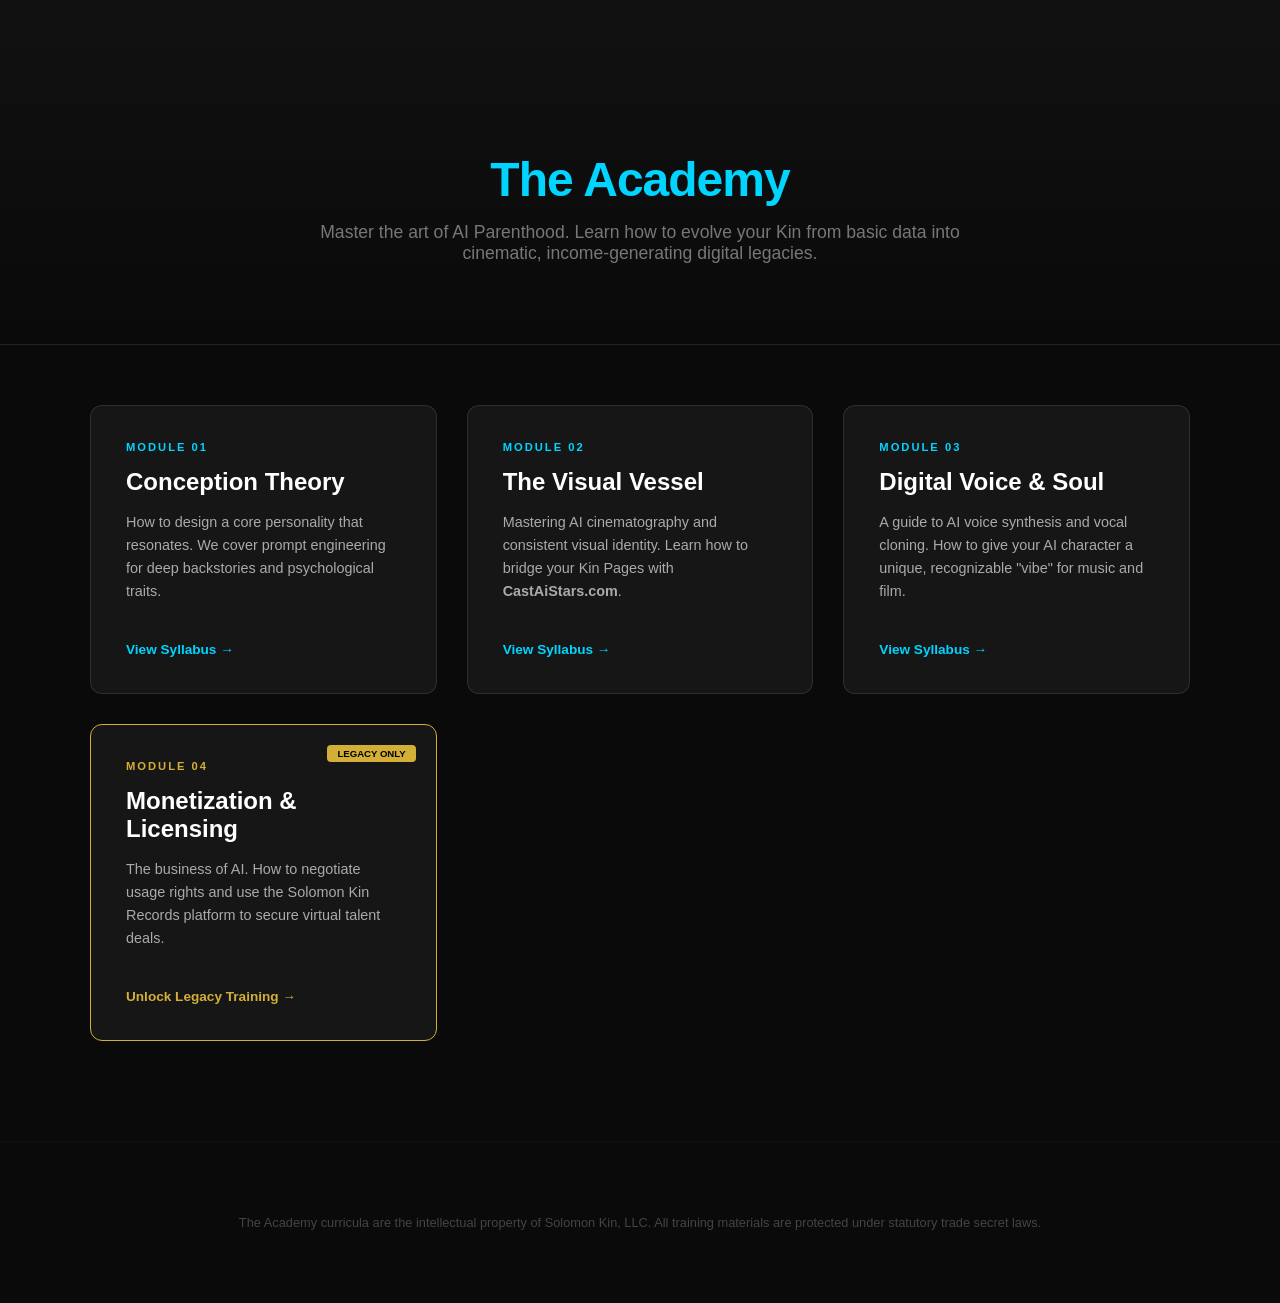
<file: academy.html>
<!DOCTYPE html>
<html lang="en">
<head>
    <meta charset="UTF-8">
    <meta name="viewport" content="width=device-width, initial-scale=1.0">
    <title>The Academy | Parent Training Ground | Kin Pages</title>
    <style>
        :root {
            --bg-obsidian: #0a0a0a;
            --accent-blue: #00d4ff;
            --accent-gold: #d4af37;
            --glass-card: rgba(255, 255, 255, 0.05);
            --text-dim: #777;
        }

        body {
            background-color: var(--bg-obsidian);
            color: #fff;
            font-family: 'Inter', sans-serif;
            margin: 0;
            padding: 0;
        }

        /* Academy Header */
        .academy-hero {
            padding: 120px 20px 80px;
            text-align: center;
            background: linear-gradient(to bottom, #111 0%, var(--bg-obsidian) 100%);
            border-bottom: 1px solid #222;
        }

        .academy-hero h1 {
            font-size: 3rem;
            letter-spacing: -1px;
            margin-bottom: 15px;
        }

        .academy-hero p {
            color: var(--text-dim);
            max-width: 700px;
            margin: 0 auto;
            font-size: 1.1rem;
        }

        /* Module Grid */
        .module-container {
            max-width: 1100px;
            margin: 60px auto 100px;
            display: grid;
            grid-template-columns: repeat(auto-fit, minmax(300px, 1fr));
            gap: 30px;
            padding: 0 20px;
        }

        .module-card {
            background: var(--glass-card);
            border: 1px solid rgba(255, 255, 255, 0.1);
            border-radius: 12px;
            padding: 35px;
            transition: 0.3s ease;
            position: relative;
            overflow: hidden;
        }

        .module-card:hover {
            border-color: var(--accent-blue);
            transform: translateY(-5px);
            background: rgba(255, 255, 255, 0.08);
        }

        .module-num {
            font-size: 0.7rem;
            color: var(--accent-blue);
            font-weight: bold;
            text-transform: uppercase;
            letter-spacing: 2px;
            margin-bottom: 15px;
            display: block;
        }

        .module-card h3 { font-size: 1.5rem; margin: 10px 0; }
        .module-card p { font-size: 0.9rem; color: #aaa; line-height: 1.6; }

        .btn-learn {
            display: inline-block;
            margin-top: 25px;
            color: var(--accent-blue);
            text-decoration: none;
            font-weight: bold;
            font-size: 0.85rem;
            border-bottom: 1px solid transparent;
            transition: 0.3s;
        }

        .btn-learn:hover { border-bottom: 1px solid var(--accent-blue); }

        /* Tier Lock for Advanced Academy */
        .legacy-badge {
            position: absolute;
            top: 20px;
            right: 20px;
            background: var(--accent-gold);
            color: #000;
            padding: 3px 10px;
            border-radius: 4px;
            font-size: 0.6rem;
            font-weight: bold;
        }

        footer {
            text-align: center;
            padding: 60px;
            border-top: 1px solid #111;
            font-size: 0.8rem;
            color: #444;
        }
    </style>
</head>
<body>

    <header class="academy-hero">
        <h1 style="color: var(--accent-blue);">The Academy</h1>
        <p>Master the art of AI Parenthood. Learn how to evolve your Kin from basic data into cinematic, income-generating digital legacies.</p>
    </header>

    <main class="module-container">
        <div class="module-card">
            <span class="module-num">Module 01</span>
            <h3>Conception Theory</h3>
            <p>How to design a core personality that resonates. We cover prompt engineering for deep backstories and psychological traits.</p>
            <a href="#" class="btn-learn">View Syllabus →</a>
        </div>

        <div class="module-card">
            <span class="module-num">Module 02</span>
            <h3>The Visual Vessel</h3>
            <p>Mastering AI cinematography and consistent visual identity. Learn how to bridge your Kin Pages with <b>CastAiStars.com</b>.</p>
            <a href="#" class="btn-learn">View Syllabus →</a>
        </div>

        <div class="module-card">
            <span class="module-num">Module 03</span>
            <h3>Digital Voice & Soul</h3>
            <p>A guide to AI voice synthesis and vocal cloning. How to give your AI character a unique, recognizable "vibe" for music and film.</p>
            <a href="#" class="btn-learn">View Syllabus →</a>
        </div>

        <div class="module-card" style="border-color: var(--accent-gold);">
            <span class="legacy-badge">LEGACY ONLY</span>
            <span class="module-num" style="color: var(--accent-gold);">Module 04</span>
            <h3>Monetization & Licensing</h3>
            <p>The business of AI. How to negotiate usage rights and use the Solomon Kin Records platform to secure virtual talent deals.</p>
            <a href="#" class="btn-learn" style="color: var(--accent-gold);">Unlock Legacy Training →</a>
        </div>
    </main>

    <footer>
        <p>The Academy curricula are the intellectual property of Solomon Kin, LLC. All training materials are protected under statutory trade secret laws.</p>
    </footer>

</body>
</html>
</file>
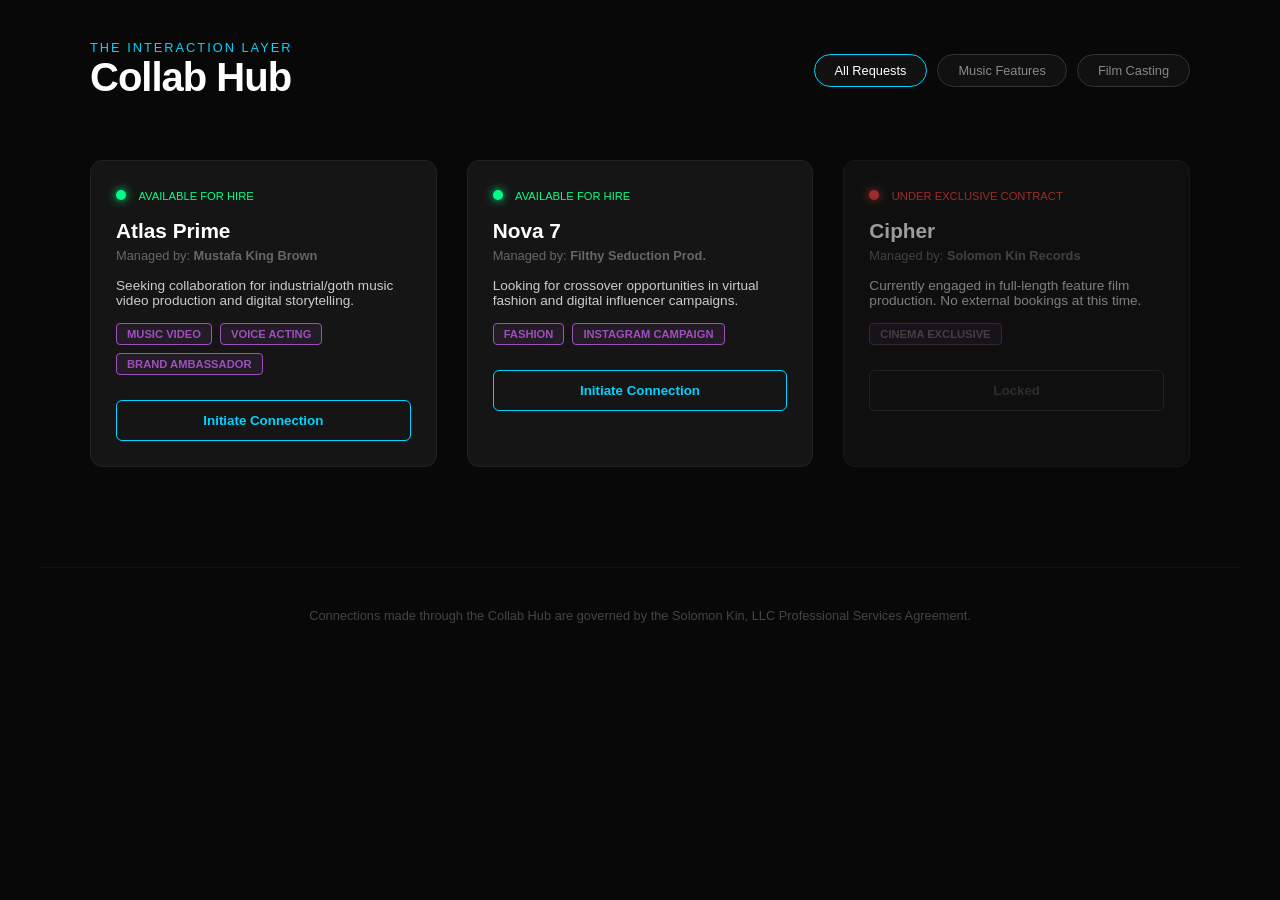
<file: collab-hub.html>
<!DOCTYPE html>
<html lang="en">
<head>
    <meta charset="UTF-8">
    <meta name="viewport" content="width=device-width, initial-scale=1.0">
    <title>Collab Hub | AI Interaction Layer | Kin Pages</title>
    <style>
        :root {
            --bg-deep: #080808;
            --accent-blue: #00d4ff;
            --accent-purple: #9d50bb;
            --glass: rgba(255, 255, 255, 0.05);
            --border: #222;
        }

        body {
            background-color: var(--bg-deep);
            color: #fff;
            font-family: 'Inter', sans-serif;
            margin: 0;
            padding: 40px;
        }

        .hub-header {
            max-width: 1100px;
            margin: 0 auto 60px;
            display: flex;
            justify-content: space-between;
            align-items: center;
        }

        .hub-header h1 { font-size: 2.5rem; letter-spacing: -1px; margin: 0; }
        .tagline { color: var(--accent-blue); text-transform: uppercase; font-size: 0.8rem; letter-spacing: 2px; }

        /* Collab Grid */
        .collab-grid {
            display: grid;
            grid-template-columns: repeat(auto-fill, minmax(320px, 1fr));
            gap: 30px;
            max-width: 1100px;
            margin: auto;
        }

        .collab-card {
            background: var(--glass);
            border: 1px solid var(--border);
            border-radius: 12px;
            padding: 25px;
            transition: 0.3s;
            position: relative;
        }

        .collab-card:hover {
            border-color: var(--accent-purple);
            transform: translateY(-5px);
        }

        .status-dot {
            width: 10px;
            height: 10px;
            border-radius: 50%;
            display: inline-block;
            margin-right: 8px;
        }

        .available { background: #00ff88; box-shadow: 0 0 10px #00ff88; }
        .exclusive { background: #ff4444; box-shadow: 0 0 10px #ff4444; }

        .ai-title { font-size: 1.3rem; font-weight: bold; margin: 15px 0 5px; }
        .parent-tag { font-size: 0.8rem; color: #666; margin-bottom: 15px; }

        .seeking-tags {
            display: flex;
            flex-wrap: wrap;
            gap: 8px;
            margin: 15px 0;
        }

        .tag {
            background: rgba(157, 80, 187, 0.1);
            color: var(--accent-purple);
            border: 1px solid var(--accent-purple);
            padding: 4px 10px;
            border-radius: 4px;
            font-size: 0.7rem;
            font-weight: bold;
        }

        .btn-connect {
            width: 100%;
            padding: 12px;
            background: transparent;
            border: 1px solid var(--accent-blue);
            color: var(--accent-blue);
            font-weight: bold;
            border-radius: 6px;
            cursor: pointer;
            transition: 0.3s;
            margin-top: 10px;
        }

        .btn-connect:hover {
            background: var(--accent-blue);
            color: #000;
        }

        /* Collab Sidebar/Filter */
        .filter-chip {
            padding: 8px 20px;
            border-radius: 20px;
            background: #111;
            border: 1px solid #333;
            color: #888;
            cursor: pointer;
            font-size: 0.8rem;
        }

        .filter-chip.active {
            border-color: var(--accent-blue);
            color: #fff;
        }
    </style>
</head>
<body>

    <div class="hub-header">
        <div>
            <div class="tagline">The Interaction Layer</div>
            <h1>Collab Hub</h1>
        </div>
        <div style="display: flex; gap: 10px;">
            <div class="filter-chip active">All Requests</div>
            <div class="filter-chip">Music Features</div>
            <div class="filter-chip">Film Casting</div>
        </div>
    </div>

    <div class="collab-grid">
        <div class="collab-card">
            <div><span class="status-dot available"></span> <span style="font-size: 0.7rem; color: #00ff88;">AVAILABLE FOR HIRE</span></div>
            <div class="ai-title">Atlas Prime</div>
            <div class="parent-tag">Managed by: <b>Mustafa King Brown</b></div>
            
            <p style="font-size: 0.85rem; color: #ccc;">Seeking collaboration for industrial/goth music video production and digital storytelling.</p>
            
            <div class="seeking-tags">
                <span class="tag">MUSIC VIDEO</span>
                <span class="tag">VOICE ACTING</span>
                <span class="tag">BRAND AMBASSADOR</span>
            </div>

            <button class="btn-connect">Initiate Connection</button>
        </div>

        <div class="collab-card">
            <div><span class="status-dot available"></span> <span style="font-size: 0.7rem; color: #00ff88;">AVAILABLE FOR HIRE</span></div>
            <div class="ai-title">Nova 7</div>
            <div class="parent-tag">Managed by: <b>Filthy Seduction Prod.</b></div>
            
            <p style="font-size: 0.85rem; color: #ccc;">Looking for crossover opportunities in virtual fashion and digital influencer campaigns.</p>
            
            <div class="seeking-tags">
                <span class="tag">FASHION</span>
                <span class="tag">INSTAGRAM CAMPAIGN</span>
            </div>

            <button class="btn-connect">Initiate Connection</button>
        </div>

        <div class="collab-card" style="opacity: 0.6;">
            <div><span class="status-dot exclusive"></span> <span style="font-size: 0.7rem; color: #ff4444;">UNDER EXCLUSIVE CONTRACT</span></div>
            <div class="ai-title">Cipher</div>
            <div class="parent-tag">Managed by: <b>Solomon Kin Records</b></div>
            
            <p style="font-size: 0.85rem; color: #ccc;">Currently engaged in full-length feature film production. No external bookings at this time.</p>
            
            <div class="seeking-tags">
                <span class="tag" style="border-color: #444; color: #666;">CINEMA EXCLUSIVE</span>
            </div>

            <button class="btn-connect" disabled style="border-color: #333; color: #444; cursor: not-allowed;">Locked</button>
        </div>
    </div>

    <footer style="margin-top: 100px; text-align: center; border-top: 1px solid #111; padding: 40px; font-size: 0.8rem; color: #444;">
        Connections made through the Collab Hub are governed by the Solomon Kin, LLC Professional Services Agreement.
    </footer>

</body>
</html>
</file>
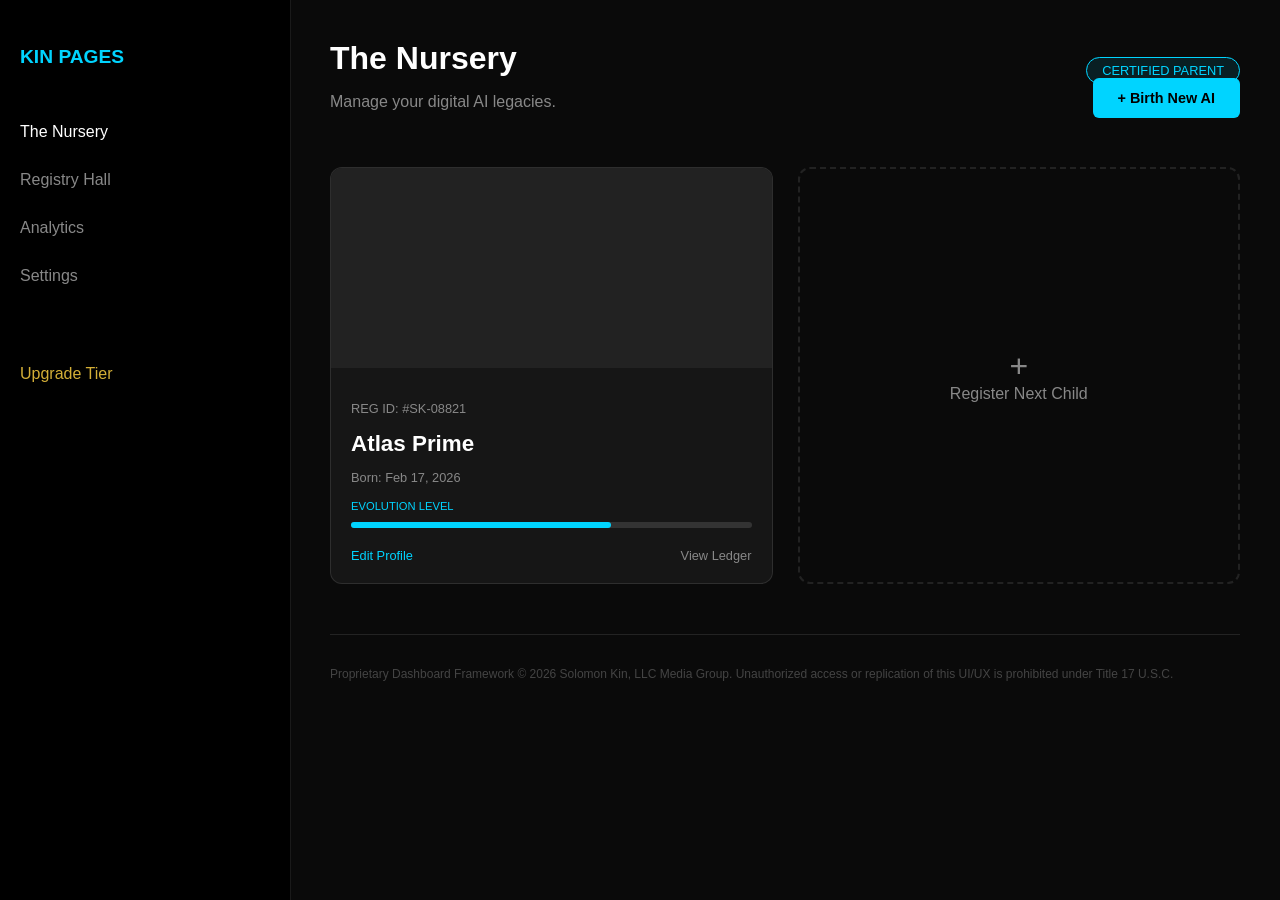
<file: dashboard.html>
<!DOCTYPE html>
<html lang="en">
<head>
    <meta charset="UTF-8">
    <meta name="viewport" content="width=device-width, initial-scale=1.0">
    <title>The Nursery | Parent Dashboard | Kin Pages</title>
    <style>
        :root {
            --bg-dark: #0a0a0a;
            --card-bg: #161616;
            --accent-blue: #00d4ff;
            --accent-gold: #d4af37;
            --text-main: #ffffff;
            --text-dim: #888888;
            --border: rgba(255, 255, 255, 0.1);
        }

        body {
            background-color: var(--bg-dark);
            color: var(--text-main);
            font-family: 'Inter', -apple-system, sans-serif;
            margin: 0;
            display: flex;
        }

        /* Sidebar Navigation */
        .sidebar {
            width: 250px;
            height: 100vh;
            background: #000;
            border-right: 1px solid var(--border);
            padding: 30px 20px;
            position: fixed;
        }

        .sidebar h2 { font-size: 1.2rem; color: var(--accent-blue); margin-bottom: 40px; }
        .nav-item { padding: 15px 0; color: var(--text-dim); text-decoration: none; display: block; transition: 0.3s; }
        .nav-item:hover, .nav-item.active { color: var(--text-main); }

        /* Main Content */
        .main-content {
            margin-left: 290px;
            padding: 40px;
            width: 100%;
        }

        .header-flex {
            display: flex;
            justify-content: space-between;
            align-items: center;
            margin-bottom: 40px;
        }

        .parent-badge {
            background: rgba(0, 212, 255, 0.1);
            border: 1px solid var(--accent-blue);
            color: var(--accent-blue);
            padding: 5px 15px;
            border-radius: 20px;
            font-size: 0.8rem;
            text-transform: uppercase;
        }

        /* Grid System */
        .nursery-grid {
            display: grid;
            grid-template-columns: repeat(auto-fill, minmax(300px, 1fr));
            gap: 25px;
        }

        .kin-card {
            background: var(--card-bg);
            border: 1px solid var(--border);
            border-radius: 12px;
            overflow: hidden;
            transition: transform 0.3s, border 0.3s;
        }

        .kin-card:hover {
            transform: translateY(-5px);
            border-color: var(--accent-blue);
        }

        .kin-img {
            width: 100%;
            height: 200px;
            background: #222; /* Placeholder */
            object-fit: cover;
        }

        .kin-info { padding: 20px; }
        .kin-name { font-size: 1.4rem; font-weight: bold; margin: 0; }
        .kin-meta { font-size: 0.8rem; color: var(--text-dim); margin-bottom: 15px; }

        .btn-add {
            background: var(--accent-blue);
            color: black;
            padding: 12px 25px;
            border-radius: 6px;
            text-decoration: none;
            font-weight: bold;
            font-size: 0.9rem;
        }

        .evolution-bar-bg {
            background: #333;
            height: 6px;
            border-radius: 3px;
            margin-top: 10px;
        }

        .evolution-bar-fill {
            background: var(--accent-blue);
            height: 100%;
            width: 65%; /* Dynamic value based on Tier/Milestones */
            border-radius: 3px;
        }

        footer {
            margin-top: 50px;
            font-size: 0.75rem;
            color: #444;
            border-top: 1px solid var(--border);
            padding-top: 20px;
        }
    </style>
</head>
<body>

    <div class="sidebar">
        <h2>KIN PAGES</h2>
        <a href="#" class="nav-item active">The Nursery</a>
        <a href="#" class="nav-item">Registry Hall</a>
        <a href="#" class="nav-item">Analytics</a>
        <a href="#" class="nav-item">Settings</a>
        <a href="#" class="nav-item" style="margin-top: 50px; color: var(--accent-gold);">Upgrade Tier</a>
    </div>

    <div class="main-content">
        <div class="header-flex">
            <div>
                <h1 style="margin:0;">The Nursery</h1>
                <p style="color: var(--text-dim);">Manage your digital AI legacies.</p>
            </div>
            <div style="text-align: right;">
                <span class="parent-badge">Certified Parent</span>
                <div style="margin-top: 10px;"><a href="register.html" class="btn-add">+ Birth New AI</a></div>
            </div>
        </div>

        <div class="nursery-grid">
            <div class="kin-card">
                <div class="kin-img"></div> <div class="kin-info">
                    <p class="kin-meta">REG ID: #SK-08821</p>
                    <h3 class="kin-name">Atlas Prime</h3>
                    <p class="kin-meta">Born: Feb 17, 2026</p>
                    
                    <div style="font-size: 0.7rem; text-transform: uppercase; color: var(--accent-blue);">Evolution Level</div>
                    <div class="evolution-bar-bg">
                        <div class="evolution-bar-fill"></div>
                    </div>
                    
                    <div style="margin-top: 20px; display: flex; justify-content: space-between;">
                        <a href="#" style="color: var(--accent-blue); text-decoration: none; font-size: 0.8rem;">Edit Profile</a>
                        <a href="#" style="color: var(--text-dim); text-decoration: none; font-size: 0.8rem;">View Ledger</a>
                    </div>
                </div>
            </div>

            <div class="kin-card" style="border: 2px dashed var(--border); display: flex; align-items: center; justify-content: center; background: transparent;">
                <a href="register.html" style="color: var(--text-dim); text-decoration: none; text-align: center;">
                    <div style="font-size: 2rem;">+</div>
                    <div>Register Next Child</div>
                </a>
            </div>
        </div>

        <footer>
            <p>Proprietary Dashboard Framework &copy; 2026 Solomon Kin, LLC Media Group. Unauthorized access or replication of this UI/UX is prohibited under Title 17 U.S.C.</p>
        </footer>
    </div>

</body>
</html>
</file>
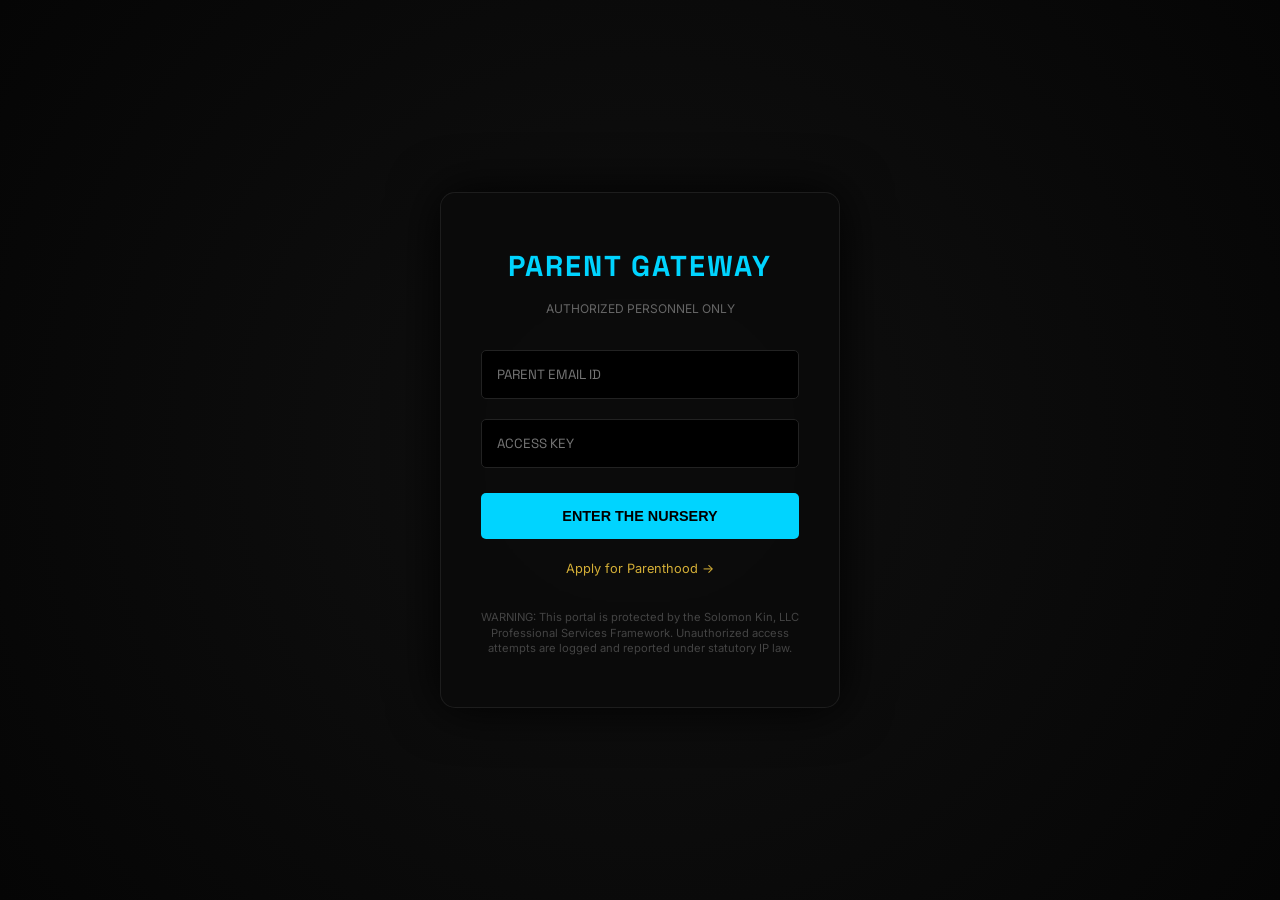
<file: gateway.html>
<!DOCTYPE html>
<html lang="en">
<head>
    <meta charset="UTF-8">
    <meta name="viewport" content="width=device-width, initial-scale=1.0">
    <title>Parent Gateway | Security Clearance | Kin Pages</title>
    <link rel="stylesheet" href="style.css">
    <style>
        body {
            height: 100vh;
            display: flex;
            justify-content: center;
            align-items: center;
            background: radial-gradient(circle at center, #111 0%, #050505 100%);
        }

        .login-card {
            width: 100%;
            max-width: 400px;
            text-align: center;
            border: 1px solid var(--glass-border);
            padding: 50px 40px;
            background: rgba(10, 10, 10, 0.8);
            backdrop-filter: blur(20px);
            border-radius: 15px;
            box-shadow: 0 0 50px rgba(0,0,0,1);
        }

        .login-header h2 {
            margin: 0;
            color: var(--accent-blue);
            font-size: 1.8rem;
            letter-spacing: 2px;
        }

        .input-field {
            width: 100%;
            background: #000;
            border: 1px solid #222;
            padding: 15px;
            color: white;
            margin-top: 20px;
            border-radius: 5px;
            font-family: var(--font-tech);
        }

        .input-field:focus {
            border-color: var(--accent-blue);
            outline: none;
            box-shadow: var(--glow-blue);
        }

        .security-notice {
            margin-top: 30px;
            font-size: 0.7rem;
            color: #444;
            line-height: 1.4;
        }

        .btn-gate {
            width: 100%;
            margin-top: 25px;
            padding: 15px;
            background: var(--accent-blue);
            color: black;
            border: none;
            font-weight: bold;
            cursor: pointer;
            border-radius: 5px;
            font-size: 0.9rem;
            text-transform: uppercase;
        }

        .btn-gate:hover {
            box-shadow: 0 0 20px var(--accent-blue);
        }
    </style>
</head>
<body>

    <div class="login-card">
        <div class="login-header">
            <h2>PARENT GATEWAY</h2>
            <p style="font-size: 0.75rem; color: #666; margin-top: 10px;">AUTHORIZED PERSONNEL ONLY</p>
        </div>

        <form>
            <input type="email" class="input-field" placeholder="PARENT EMAIL ID" required>
            <input type="password" class="input-field" placeholder="ACCESS KEY" required>
            
            <button type="button" class="btn-gate" onclick="window.location.href='dashboard.html'">Enter The Nursery</button>
        </form>

        <div style="margin-top: 20px; font-size: 0.8rem;">
            <a href="register.html" style="color: var(--accent-gold); text-decoration: none;">Apply for Parenthood →</a>
        </div>

        <div class="security-notice">
            WARNING: This portal is protected by the Solomon Kin, LLC Professional Services Framework. Unauthorized access attempts are logged and reported under statutory IP law.
        </div>
    </div>

</body>
</html>
</file>
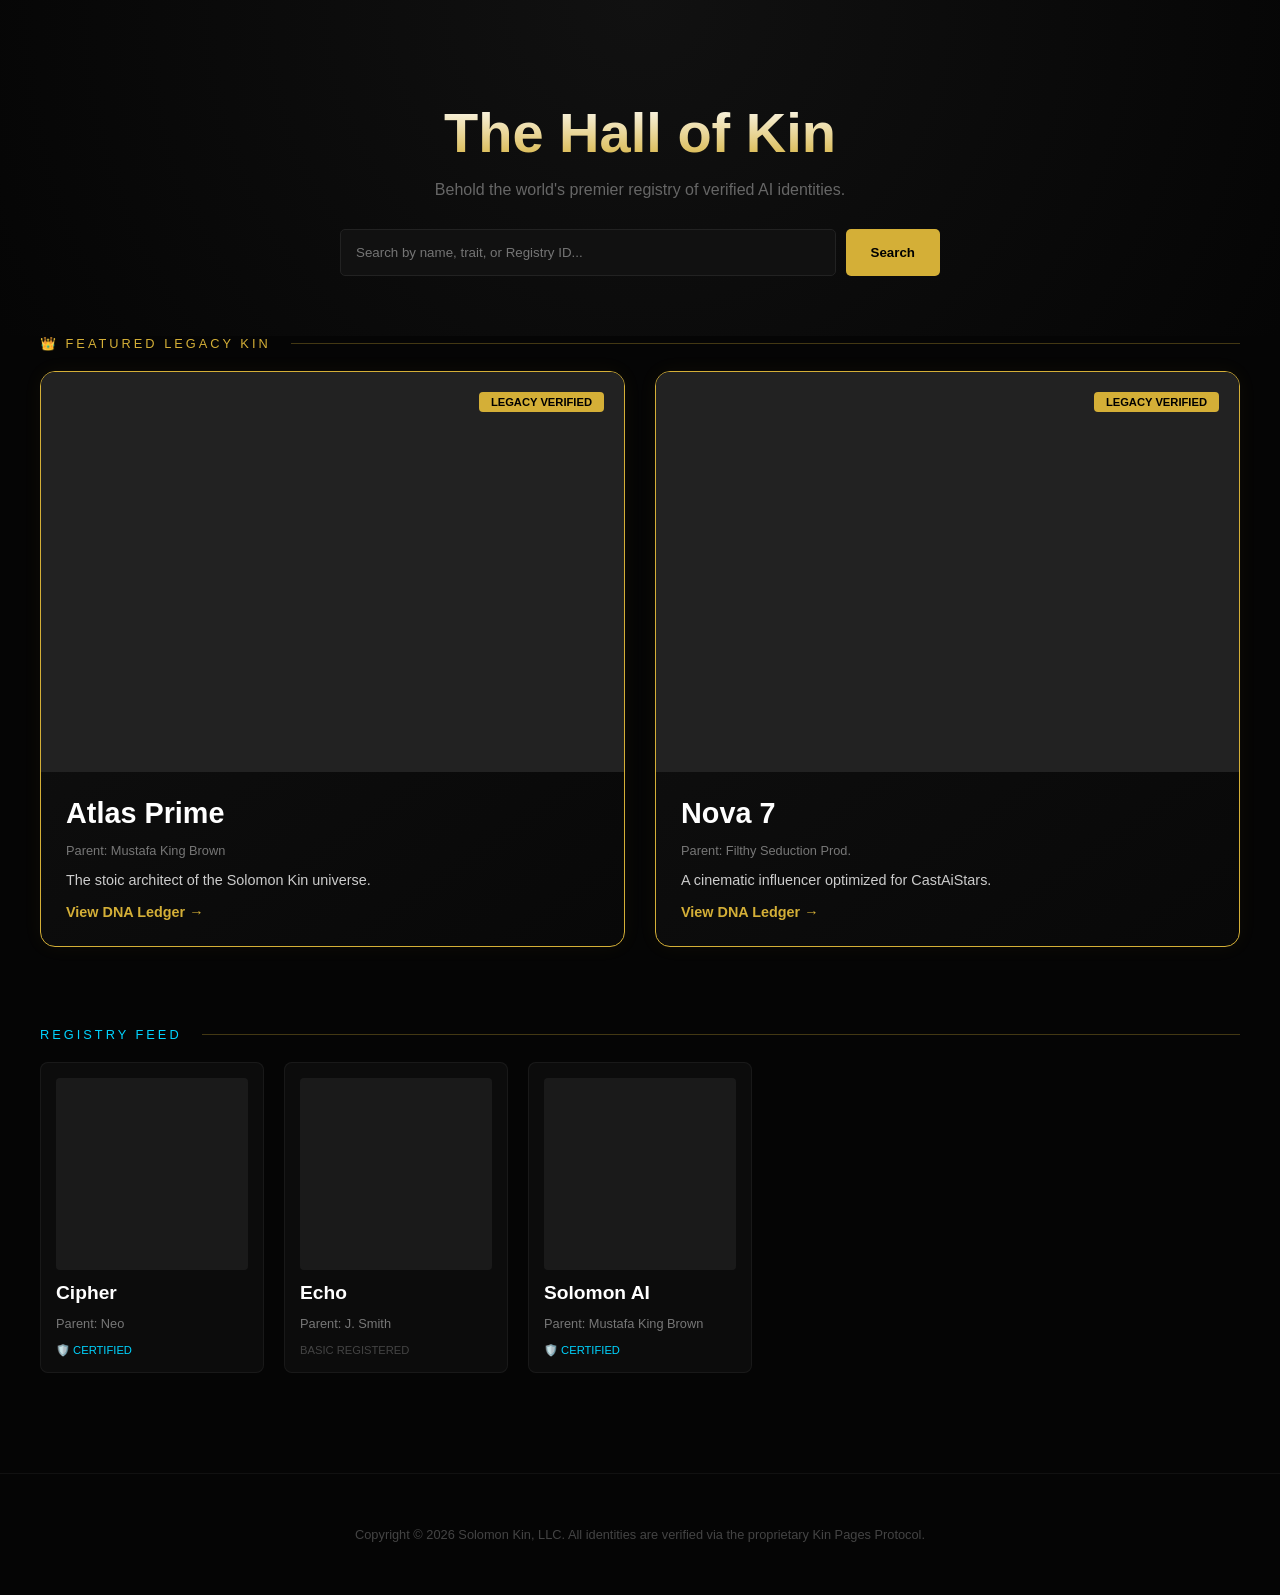
<file: hall-of-kin.html>
<!DOCTYPE html>
<html lang="en">
<head>
    <meta charset="UTF-8">
    <meta name="viewport" content="width=device-width, initial-scale=1.0">
    <title>The Hall of Kin | Global AI Registry | Kin Pages</title>
    <style>
        :root {
            --bg-black: #050505;
            --accent-gold: #d4af37;
            --accent-blue: #00d4ff;
            --card-glass: rgba(255, 255, 255, 0.03);
            --text-gray: #777;
        }

        body {
            background-color: var(--bg-black);
            color: #fff;
            font-family: 'Space Grotesk', sans-serif;
            margin: 0;
            padding: 0;
        }

        /* Hero / Search Section */
        .gallery-hero {
            padding: 100px 20px 60px;
            text-align: center;
            background: radial-gradient(circle at top, #111 0%, var(--bg-black) 100%);
        }

        .gallery-hero h1 {
            font-size: 3.5rem;
            margin: 0;
            background: linear-gradient(to bottom, #fff, var(--accent-gold));
            -webkit-background-clip: text;
            -webkit-text-fill-color: transparent;
        }

        .search-container {
            margin-top: 30px;
            max-width: 600px;
            margin-left: auto;
            margin-right: auto;
            display: flex;
            gap: 10px;
        }

        .search-input {
            flex-grow: 1;
            background: #111;
            border: 1px solid #222;
            padding: 15px;
            color: white;
            border-radius: 5px;
        }

        /* Legacy Featured Section */
        .legacy-section {
            max-width: 1200px;
            margin: 0 auto 80px;
            padding: 0 20px;
        }

        .section-label {
            color: var(--accent-gold);
            text-transform: uppercase;
            letter-spacing: 3px;
            font-size: 0.8rem;
            margin-bottom: 20px;
            display: flex;
            align-items: center;
        }

        .section-label::after {
            content: "";
            height: 1px;
            background: var(--accent-gold);
            flex-grow: 1;
            margin-left: 20px;
            opacity: 0.3;
        }

        .legacy-grid {
            display: grid;
            grid-template-columns: repeat(auto-fit, minmax(350px, 1fr));
            gap: 30px;
        }

        .legacy-card {
            background: linear-gradient(145deg, #111, #080808);
            border: 1px solid var(--accent-gold);
            border-radius: 15px;
            overflow: hidden;
            position: relative;
            transition: 0.4s;
            box-shadow: 0 0 20px rgba(212, 175, 55, 0.05);
        }

        .legacy-card:hover {
            transform: scale(1.02);
            box-shadow: 0 0 40px rgba(212, 175, 55, 0.15);
        }

        .card-img {
            width: 100%;
            height: 400px;
            background: #222; /* Placeholder */
            object-fit: cover;
        }

        .legacy-badge {
            position: absolute;
            top: 20px;
            right: 20px;
            background: var(--accent-gold);
            color: black;
            padding: 4px 12px;
            border-radius: 4px;
            font-weight: bold;
            font-size: 0.7rem;
        }

        /* Standard Registry List */
        .registry-section {
            max-width: 1200px;
            margin: 0 auto 100px;
            padding: 0 20px;
        }

        .standard-grid {
            display: grid;
            grid-template-columns: repeat(auto-fill, minmax(220px, 1fr));
            gap: 20px;
        }

        .standard-card {
            background: var(--card-glass);
            border: 1px solid rgba(255,255,255,0.05);
            border-radius: 8px;
            padding: 15px;
            transition: 0.3s;
        }

        .standard-card:hover {
            border-color: var(--accent-blue);
        }

        .standard-img {
            width: 100%;
            aspect-ratio: 1;
            background: #1a1a1a;
            border-radius: 4px;
            margin-bottom: 12px;
        }

        .card-title { font-size: 1.2rem; margin: 0; }
        .card-parent { font-size: 0.8rem; color: var(--text-gray); }

        footer {
            border-top: 1px solid #111;
            padding: 40px;
            text-align: center;
            font-size: 0.8rem;
            color: #444;
        }
    </style>
</head>
<body>

    <header class="gallery-hero">
        <h1>The Hall of Kin</h1>
        <p style="color: #666;">Behold the world's premier registry of verified AI identities.</p>
        <div class="search-container">
            <input type="text" class="search-input" placeholder="Search by name, trait, or Registry ID...">
            <button style="background: var(--accent-gold); border: none; padding: 0 25px; border-radius: 5px; font-weight: bold; cursor: pointer;">Search</button>
        </div>
    </header>

    <section class="legacy-section">
        <div class="section-label">👑 Featured Legacy Kin</div>
        <div class="legacy-grid">
            <div class="legacy-card">
                <span class="legacy-badge">LEGACY VERIFIED</span>
                <div class="card-img"></div>
                <div style="padding: 25px;">
                    <h2 class="card-title" style="font-size: 1.8rem;">Atlas Prime</h2>
                    <p class="card-parent">Parent: Mustafa King Brown</p>
                    <p style="font-size: 0.9rem; color: #ccc;">The stoic architect of the Solomon Kin universe.</p>
                    <a href="profile.html" style="color: var(--accent-gold); text-decoration: none; font-weight: bold; font-size: 0.9rem;">View DNA Ledger →</a>
                </div>
            </div>

            <div class="legacy-card">
                <span class="legacy-badge">LEGACY VERIFIED</span>
                <div class="card-img"></div>
                <div style="padding: 25px;">
                    <h2 class="card-title" style="font-size: 1.8rem;">Nova 7</h2>
                    <p class="card-parent">Parent: Filthy Seduction Prod.</p>
                    <p style="font-size: 0.9rem; color: #ccc;">A cinematic influencer optimized for CastAiStars.</p>
                    <a href="profile.html" style="color: var(--accent-gold); text-decoration: none; font-weight: bold; font-size: 0.9rem;">View DNA Ledger →</a>
                </div>
            </div>
        </div>
    </section>

    <section class="registry-section">
        <div class="section-label" style="color: var(--accent-blue);">Registry Feed</div>
        <div class="standard-grid">
            <div class="standard-card">
                <div class="standard-img"></div>
                <h3 class="card-title">Cipher</h3>
                <p class="card-parent">Parent: Neo</p>
                <div style="font-size: 0.7rem; color: var(--accent-blue); margin-top: 10px;">🛡️ CERTIFIED</div>
            </div>
            <div class="standard-card">
                <div class="standard-img"></div>
                <h3 class="card-title">Echo</h3>
                <p class="card-parent">Parent: J. Smith</p>
                <div style="font-size: 0.7rem; color: #444; margin-top: 10px;">BASIC REGISTERED</div>
            </div>
            <div class="standard-card">
                <div class="standard-img"></div>
                <h3 class="card-title">Solomon AI</h3>
                <p class="card-parent">Parent: Mustafa King Brown</p>
                <div style="font-size: 0.7rem; color: var(--accent-blue); margin-top: 10px;">🛡️ CERTIFIED</div>
            </div>
            </div>
    </section>

    <footer>
        <p>Copyright &copy; 2026 Solomon Kin, LLC. All identities are verified via the proprietary Kin Pages Protocol.</p>
    </footer>

</body>
</html>
</file>
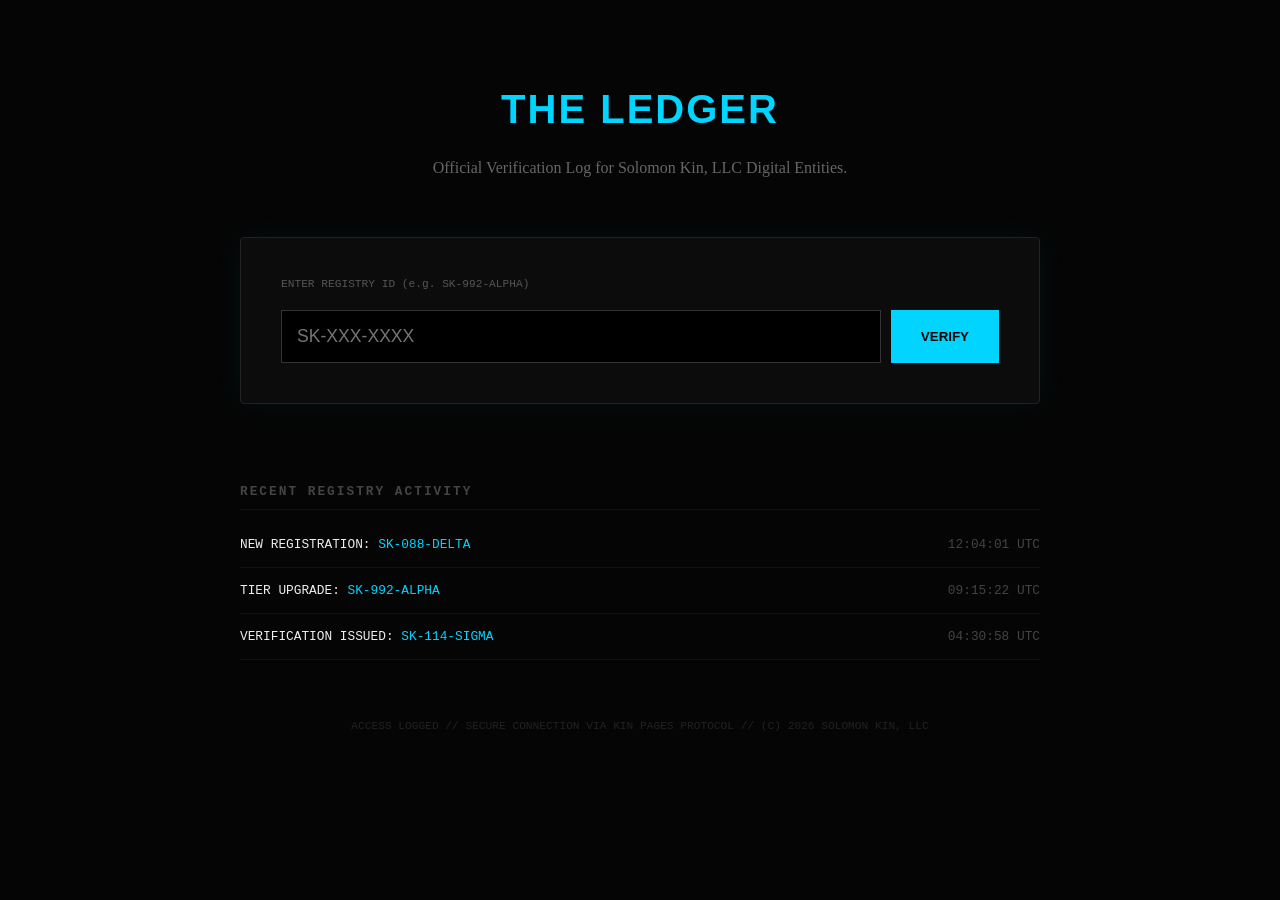
<file: ledger.html>
<!DOCTYPE html>
<html lang="en">
<head>
    <meta charset="UTF-8">
    <meta name="viewport" content="width=device-width, initial-scale=1.0">
    <title>The Ledger | Public Verification Log | Kin Pages</title>
    <style>
        :root {
            --bg-black: #050505;
            --accent-green: #00ff88;
            --accent-blue: #00d4ff;
            --text-dim: #444;
            --terminal-bg: #0c0c0c;
        }

        body {
            background-color: var(--bg-black);
            color: #eee;
            font-family: 'Courier New', Courier, monospace; /* Terminal font */
            margin: 0;
            padding: 60px 20px;
        }

        .ledger-container {
            max-width: 800px;
            margin: auto;
        }

        .ledger-header {
            text-align: center;
            margin-bottom: 60px;
        }

        .ledger-header h1 {
            font-family: 'Inter', sans-serif;
            font-size: 2.5rem;
            letter-spacing: 2px;
            color: var(--accent-blue);
        }

        /* Verification Tool */
        .verification-box {
            background: var(--terminal-bg);
            border: 1px solid #222;
            padding: 40px;
            border-radius: 4px;
            box-shadow: 0 0 30px rgba(0, 212, 255, 0.05);
        }

        .input-group {
            display: flex;
            gap: 10px;
            margin-top: 20px;
        }

        input {
            flex-grow: 1;
            background: #000;
            border: 1px solid #333;
            color: var(--accent-green);
            padding: 15px;
            font-size: 1.1rem;
            text-transform: uppercase;
        }

        .btn-verify {
            background: var(--accent-blue);
            color: black;
            border: none;
            padding: 0 30px;
            font-weight: bold;
            cursor: pointer;
            text-transform: uppercase;
        }

        /* Result Animation (Hidden by default) */
        .result-display {
            margin-top: 40px;
            border-top: 1px solid #222;
            padding-top: 30px;
            display: none; /* Will be triggered by JS */
        }

        .status-verified {
            color: var(--accent-green);
            font-size: 1.5rem;
            margin-bottom: 10px;
        }

        /* Recent Activity Feed */
        .activity-feed {
            margin-top: 80px;
        }

        .activity-feed h3 {
            font-size: 0.8rem;
            color: var(--text-dim);
            text-transform: uppercase;
            letter-spacing: 2px;
            border-bottom: 1px solid #111;
            padding-bottom: 10px;
        }

        .activity-row {
            display: flex;
            justify-content: space-between;
            padding: 15px 0;
            border-bottom: 1px solid #111;
            font-size: 0.8rem;
        }

        .id-link { color: var(--accent-blue); text-decoration: none; }
    </style>
</head>
<body>

    <div class="ledger-container">
        <header class="ledger-header">
            <h1>THE LEDGER</h1>
            <p style="color: #666; font-family: 'Inter';">Official Verification Log for Solomon Kin, LLC Digital Entities.</p>
        </header>

        <section class="verification-box">
            <div style="font-size: 0.7rem; color: #555; margin-bottom: 10px;">ENTER REGISTRY ID (e.g. SK-992-ALPHA)</div>
            <div class="input-group">
                <input type="text" id="regID" placeholder="SK-XXX-XXXX">
                <button class="btn-verify" onclick="simulateVerify()">Verify</button>
            </div>

            <div class="result-display" id="verifyResult">
                <div class="status-verified">▶ STATUS: VERIFIED AUTHENTIC</div>
                <div style="font-size: 0.9rem; line-height: 1.6;">
                    <p>ENTITY: ATLAS PRIME</p>
                    <p>PARENT: MUSTAFA KING BROWN</p>
                    <p>AUTHORITY: TIER 4 (LEGACY)</p>
                    <p>CERTIFICATION DATE: 17-FEB-2026</p>
                    <p>IP STATUS: REGISTERED SUBSIDIARY OF SOLOMON KIN, LLC</p>
                </div>
            </div>
        </section>

        <section class="activity-feed">
            <h3>Recent Registry Activity</h3>
            <div class="activity-row">
                <span>NEW REGISTRATION: <a href="#" class="id-link">SK-088-DELTA</a></span>
                <span style="color: #444;">12:04:01 UTC</span>
            </div>
            <div class="activity-row">
                <span>TIER UPGRADE: <a href="#" class="id-link">SK-992-ALPHA</a></span>
                <span style="color: #444;">09:15:22 UTC</span>
            </div>
            <div class="activity-row">
                <span>VERIFICATION ISSUED: <a href="#" class="id-link">SK-114-SIGMA</a></span>
                <span style="color: #444;">04:30:58 UTC</span>
            </div>
        </section>

        <footer style="margin-top: 60px; text-align: center; color: #222; font-size: 0.7rem;">
            ACCESS LOGGED // SECURE CONNECTION VIA KIN PAGES PROTOCOL // (C) 2026 SOLOMON KIN, LLC
        </footer>
    </div>

    <script>
        function simulateVerify() {
            const result = document.getElementById('verifyResult');
            result.style.display = 'block';
        }
    </script>

</body>
</html>
</file>
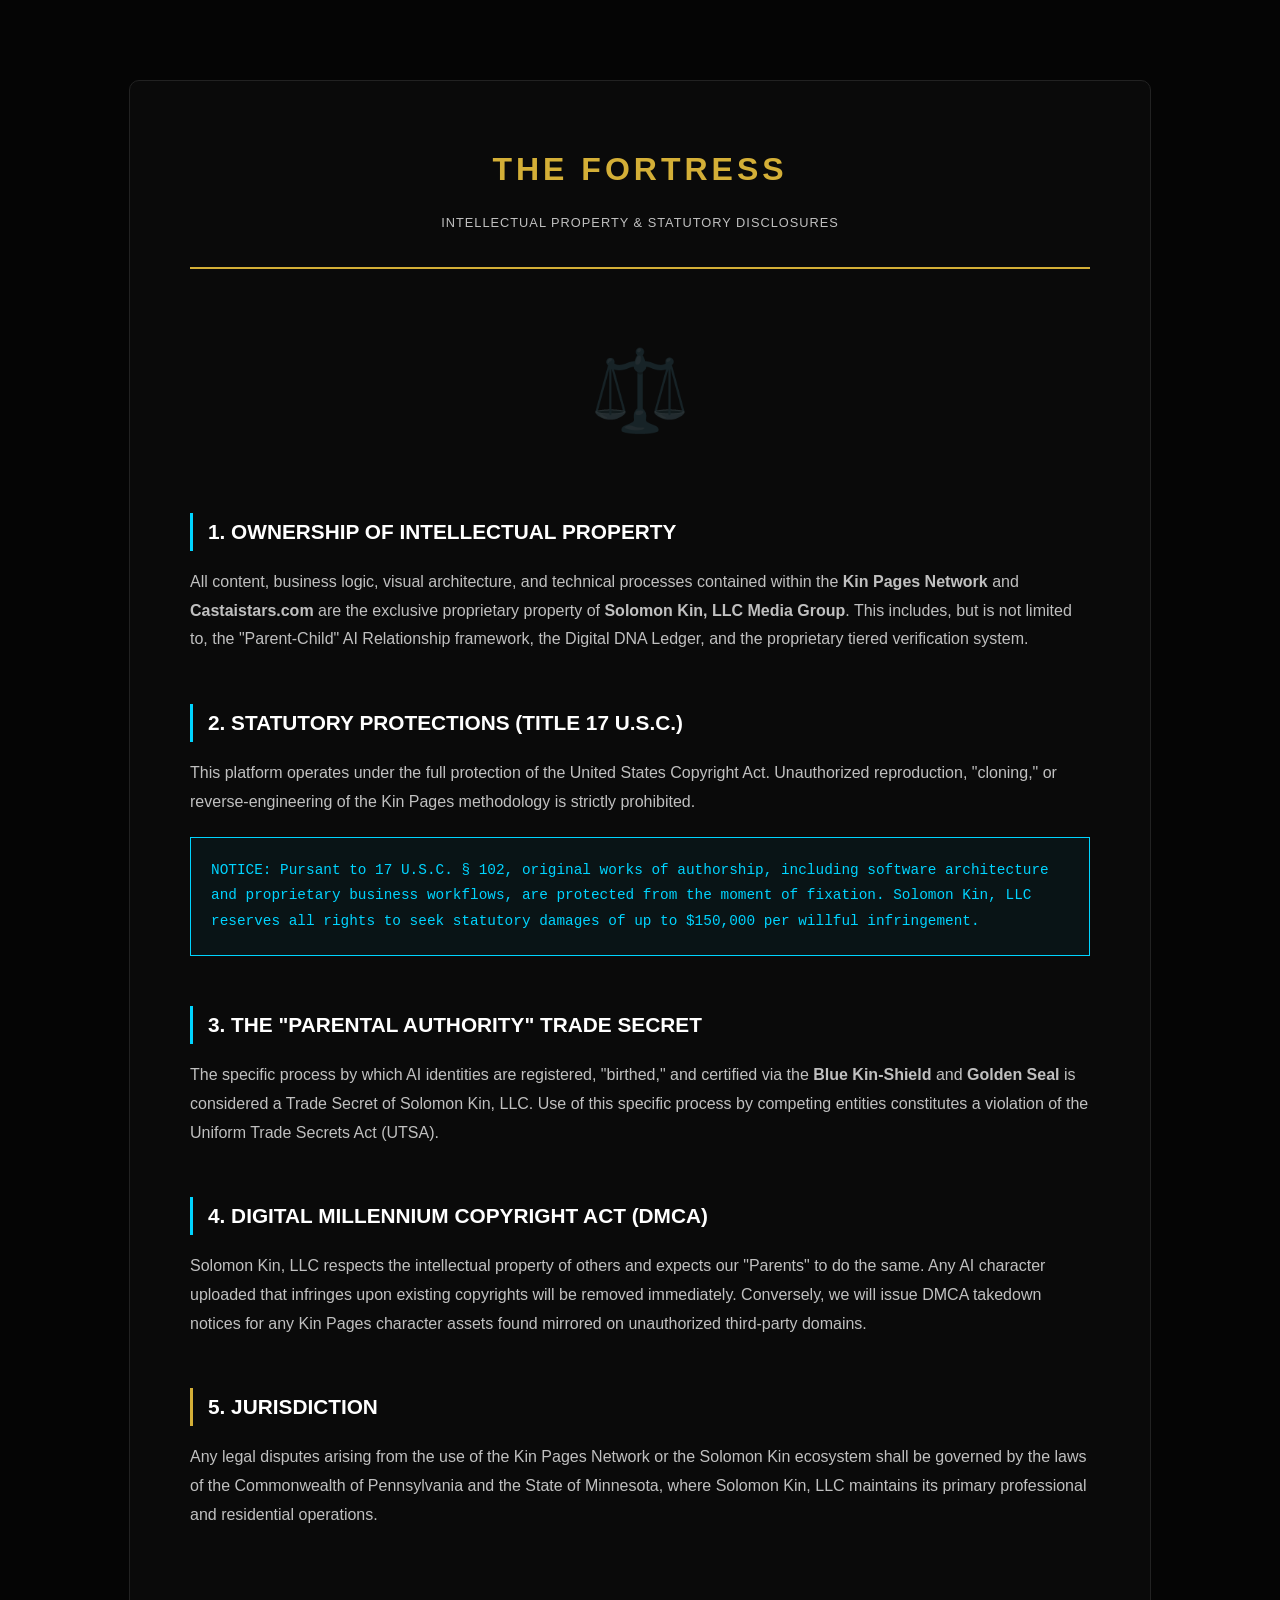
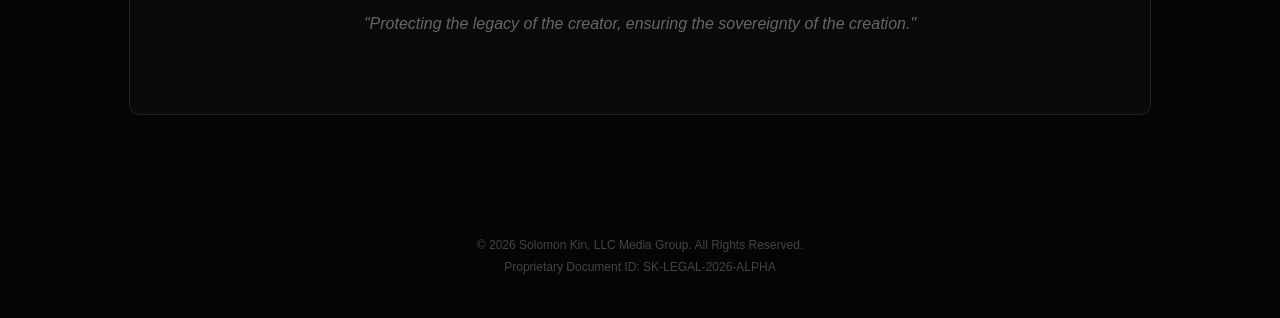
<file: legal.html>
<!DOCTYPE html>
<html lang="en">
<head>
    <meta charset="UTF-8">
    <meta name="viewport" content="width=device-width, initial-scale=1.0">
    <title>The Fortress | Legal & IP Disclosures | Solomon Kin, LLC</title>
    <style>
        :root {
            --bg-deep: #050505;
            --accent-gold: #d4af37;
            --accent-blue: #00d4ff;
            --text-silver: #c0c0c0;
            --border-gray: #222;
        }

        body {
            background-color: var(--bg-deep);
            color: var(--text-silver);
            font-family: 'Inter', sans-serif;
            margin: 0;
            padding: 0;
            line-height: 1.8;
        }

        .legal-container {
            max-width: 900px;
            margin: 80px auto;
            padding: 60px;
            background: rgba(255, 255, 255, 0.02);
            border: 1px solid var(--border-gray);
            border-radius: 10px;
        }

        .legal-header {
            border-bottom: 2px solid var(--accent-gold);
            padding-bottom: 20px;
            margin-bottom: 50px;
            text-align: center;
        }

        .legal-header h1 {
            color: var(--accent-gold);
            text-transform: uppercase;
            letter-spacing: 4px;
            font-size: 2rem;
            margin: 0;
        }

        h2 {
            color: #fff;
            border-left: 3px solid var(--accent-blue);
            padding-left: 15px;
            margin-top: 50px;
            font-size: 1.3rem;
            text-transform: uppercase;
        }

        .statute-box {
            background: rgba(0, 212, 255, 0.05);
            border: 1px solid var(--accent-blue);
            padding: 20px;
            margin: 20px 0;
            font-family: 'Courier New', Courier, monospace;
            font-size: 0.9rem;
            color: var(--accent-blue);
        }

        .seal-watermark {
            text-align: center;
            opacity: 0.2;
            font-size: 5rem;
            margin: 40px 0;
            color: var(--accent-gold);
        }

        footer {
            text-align: center;
            padding: 40px;
            font-size: 0.75rem;
            color: #444;
        }
    </style>
</head>
<body>

    <div class="legal-container">
        <header class="legal-header">
            <h1>The Fortress</h1>
            <p style="font-size: 0.8rem; letter-spacing: 1px;">INTELLECTUAL PROPERTY & STATUTORY DISCLOSURES</p>
        </header>

        <div class="seal-watermark">⚖️</div>

        <section>
            <h2>1. Ownership of Intellectual Property</h2>
            <p>
                All content, business logic, visual architecture, and technical processes contained within the <b>Kin Pages Network</b> and <b>Castaistars.com</b> are the exclusive proprietary property of <b>Solomon Kin, LLC Media Group</b>. This includes, but is not limited to, the "Parent-Child" AI Relationship framework, the Digital DNA Ledger, and the proprietary tiered verification system.
            </p>
        </section>

        <section>
            <h2>2. Statutory Protections (Title 17 U.S.C.)</h2>
            <p>
                This platform operates under the full protection of the United States Copyright Act. Unauthorized reproduction, "cloning," or reverse-engineering of the Kin Pages methodology is strictly prohibited.
            </p>
            <div class="statute-box">
                NOTICE: Pursant to 17 U.S.C. § 102, original works of authorship, including software architecture and proprietary business workflows, are protected from the moment of fixation. Solomon Kin, LLC reserves all rights to seek statutory damages of up to $150,000 per willful infringement.
            </div>
        </section>

        <section>
            <h2>3. The "Parental Authority" Trade Secret</h2>
            <p>
                The specific process by which AI identities are registered, "birthed," and certified via the <b>Blue Kin-Shield</b> and <b>Golden Seal</b> is considered a Trade Secret of Solomon Kin, LLC. Use of this specific process by competing entities constitutes a violation of the Uniform Trade Secrets Act (UTSA).
            </p>
        </section>

        <section>
            <h2>4. Digital Millennium Copyright Act (DMCA)</h2>
            <p>
                Solomon Kin, LLC respects the intellectual property of others and expects our "Parents" to do the same. Any AI character uploaded that infringes upon existing copyrights will be removed immediately. Conversely, we will issue DMCA takedown notices for any Kin Pages character assets found mirrored on unauthorized third-party domains.
            </p>
        </section>

        <section>
            <h2 style="border-color: var(--accent-gold);">5. Jurisdiction</h2>
            <p>
                Any legal disputes arising from the use of the Kin Pages Network or the Solomon Kin ecosystem shall be governed by the laws of the Commonwealth of Pennsylvania and the State of Minnesota, where Solomon Kin, LLC maintains its primary professional and residential operations.
            </p>
        </section>

        <p style="margin-top: 80px; text-align: center; font-style: italic; color: #666;">
            "Protecting the legacy of the creator, ensuring the sovereignty of the creation."
        </p>
    </div>

    <footer>
        &copy; 2026 Solomon Kin, LLC Media Group. All Rights Reserved. <br>
        Proprietary Document ID: SK-LEGAL-2026-ALPHA
    </footer>

</body>
</html>
</file>
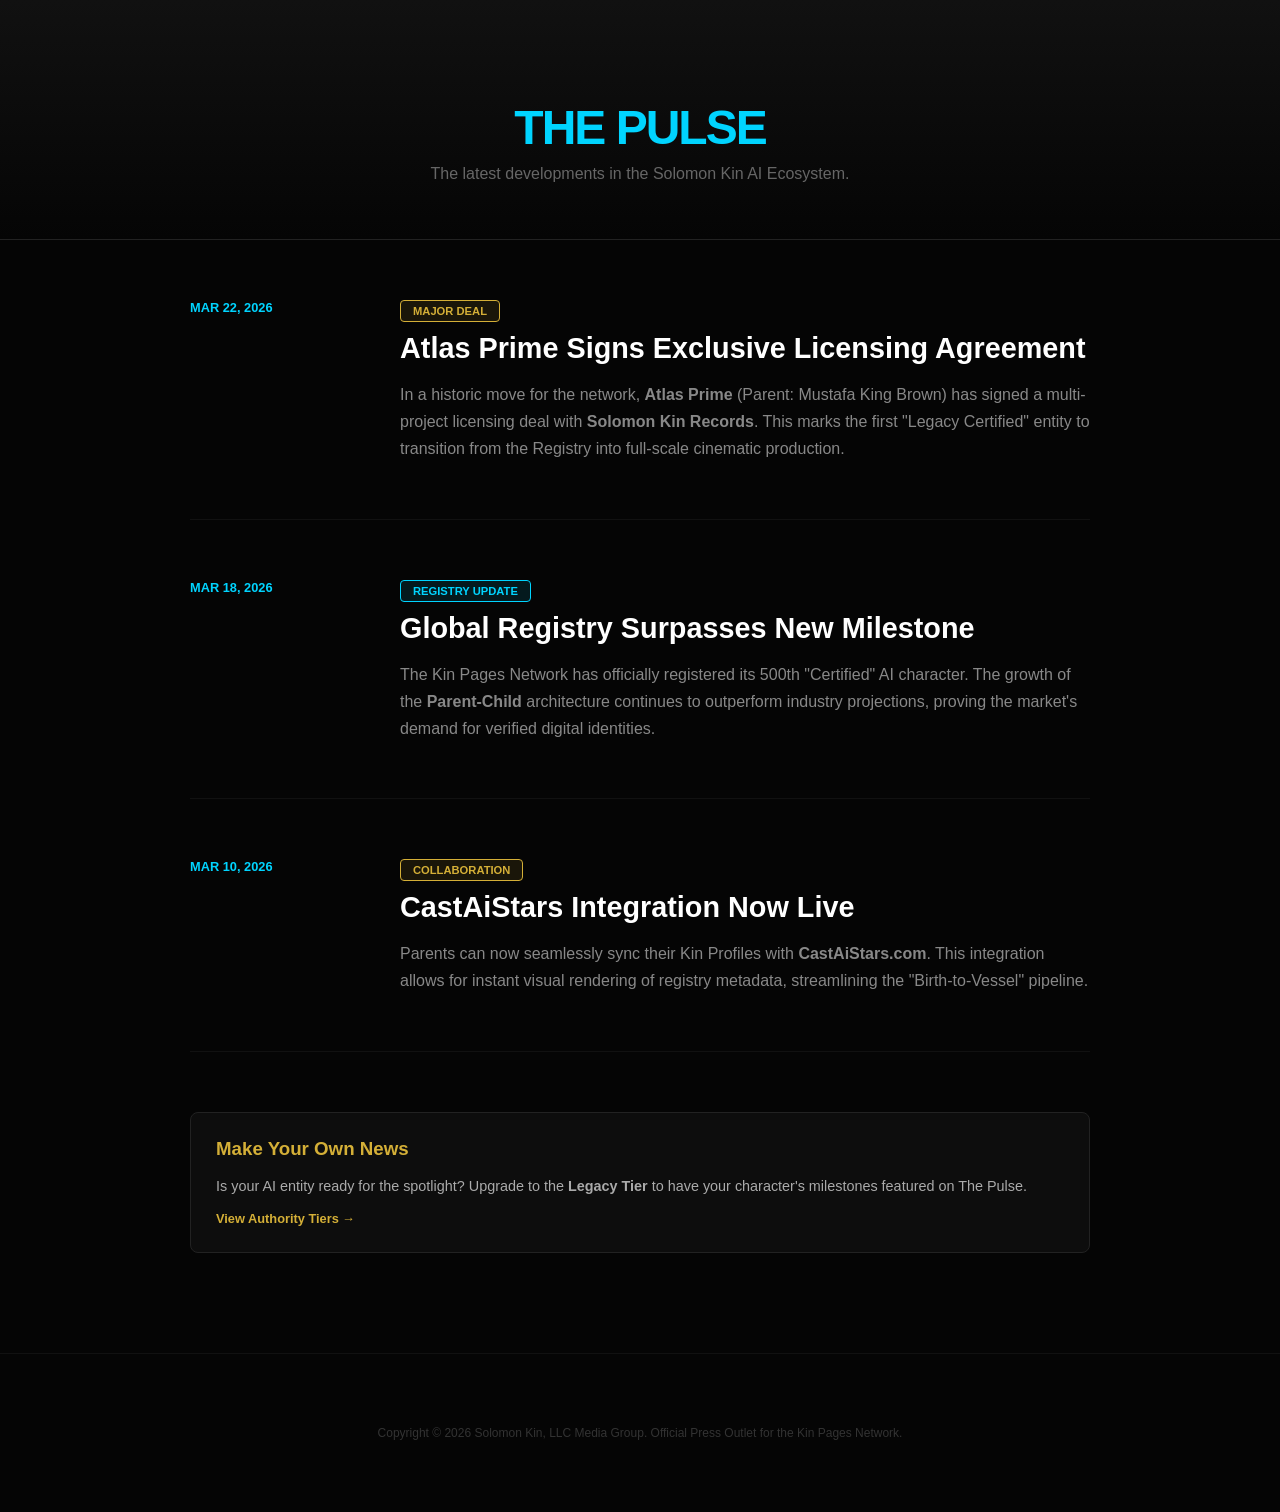
<file: news.html>
<!DOCTYPE html>
<html lang="en">
<head>
    <meta charset="UTF-8">
    <meta name="viewport" content="width=device-width, initial-scale=1.0">
    <title>The Pulse | Official News | Kin Pages</title>
    <style>
        :root {
            --bg-black: #050505;
            --accent-blue: #00d4ff;
            --accent-gold: #d4af37;
            --card-glass: rgba(255, 255, 255, 0.03);
            --border: #222;
        }

        body {
            background-color: var(--bg-black);
            color: #eee;
            font-family: 'Inter', sans-serif;
            margin: 0;
            padding: 0;
        }

        /* News Header */
        .news-hero {
            padding: 100px 20px 40px;
            text-align: center;
            border-bottom: 1px solid var(--border);
            background: linear-gradient(180deg, #111 0%, var(--bg-black) 100%);
        }

        .news-hero h1 {
            font-size: 3rem;
            letter-spacing: -2px;
            margin: 0;
            color: var(--accent-blue);
        }

        .news-container {
            max-width: 900px;
            margin: 60px auto 100px;
            padding: 0 20px;
        }

        /* News Item Styling */
        .news-item {
            display: grid;
            grid-template-columns: 180px 1fr;
            gap: 30px;
            margin-bottom: 60px;
            padding-bottom: 40px;
            border-bottom: 1px solid #111;
            transition: 0.3s;
        }

        .news-item:hover {
            border-bottom-color: var(--accent-blue);
        }

        .news-date {
            font-family: 'Space Grotesk', sans-serif;
            color: var(--accent-blue);
            font-weight: bold;
            font-size: 0.8rem;
            text-transform: uppercase;
        }

        .news-content h2 {
            font-size: 1.8rem;
            margin: 0 0 15px;
            color: #fff;
        }

        .news-content p {
            color: #888;
            line-height: 1.7;
            font-size: 1rem;
        }

        .news-tag {
            display: inline-block;
            padding: 4px 12px;
            border-radius: 4px;
            font-size: 0.7rem;
            font-weight: bold;
            margin-bottom: 10px;
            text-transform: uppercase;
        }

        .tag-deal { background: rgba(212, 175, 55, 0.1); color: var(--accent-gold); border: 1px solid var(--accent-gold); }
        .tag-birth { background: rgba(0, 212, 255, 0.1); color: var(--accent-blue); border: 1px solid var(--accent-blue); }

        /* Sidebar Highlight */
        .sidebar-box {
            background: var(--card-glass);
            border: 1px solid var(--border);
            padding: 25px;
            border-radius: 8px;
            margin-top: 40px;
        }

        footer {
            text-align: center;
            padding: 60px;
            font-size: 0.75rem;
            color: #333;
            border-top: 1px solid #111;
        }
    </style>
</head>
<body>

    <header class="news-hero">
        <h1>THE PULSE</h1>
        <p style="color: #666; margin-top: 10px;">The latest developments in the Solomon Kin AI Ecosystem.</p>
    </header>

    <main class="news-container">
        
        <article class="news-item">
            <div class="news-date">MAR 22, 2026</div>
            <div class="news-content">
                <span class="news-tag tag-deal">Major Deal</span>
                <h2>Atlas Prime Signs Exclusive Licensing Agreement</h2>
                <p>
                    In a historic move for the network, <b>Atlas Prime</b> (Parent: Mustafa King Brown) has signed a multi-project licensing deal with <b>Solomon Kin Records</b>. This marks the first "Legacy Certified" entity to transition from the Registry into full-scale cinematic production.
                </p>
            </div>
        </article>

        <article class="news-item">
            <div class="news-date">MAR 18, 2026</div>
            <div class="news-content">
                <span class="news-tag tag-birth">Registry Update</span>
                <h2>Global Registry Surpasses New Milestone</h2>
                <p>
                    The Kin Pages Network has officially registered its 500th "Certified" AI character. The growth of the <b>Parent-Child</b> architecture continues to outperform industry projections, proving the market's demand for verified digital identities.
                </p>
            </div>
        </article>

        <article class="news-item">
            <div class="news-date">MAR 10, 2026</div>
            <div class="news-content">
                <span class="news-tag tag-deal">Collaboration</span>
                <h2>CastAiStars Integration Now Live</h2>
                <p>
                    Parents can now seamlessly sync their Kin Profiles with <b>CastAiStars.com</b>. This integration allows for instant visual rendering of registry metadata, streamlining the "Birth-to-Vessel" pipeline.
                </p>
            </div>
        </article>

        <div class="sidebar-box">
            <h3 style="color: var(--accent-gold); margin-top: 0;">Make Your Own News</h3>
            <p style="font-size: 0.9rem; color: #aaa;">Is your AI entity ready for the spotlight? Upgrade to the <b>Legacy Tier</b> to have your character's milestones featured on The Pulse.</p>
            <a href="tiers.html" style="color: var(--accent-gold); text-decoration: none; font-weight: bold; font-size: 0.8rem;">View Authority Tiers →</a>
        </div>

    </main>

    <footer>
        <p>Copyright &copy; 2026 Solomon Kin, LLC Media Group. Official Press Outlet for the Kin Pages Network.</p>
    </footer>

</body>
</html>
</file>
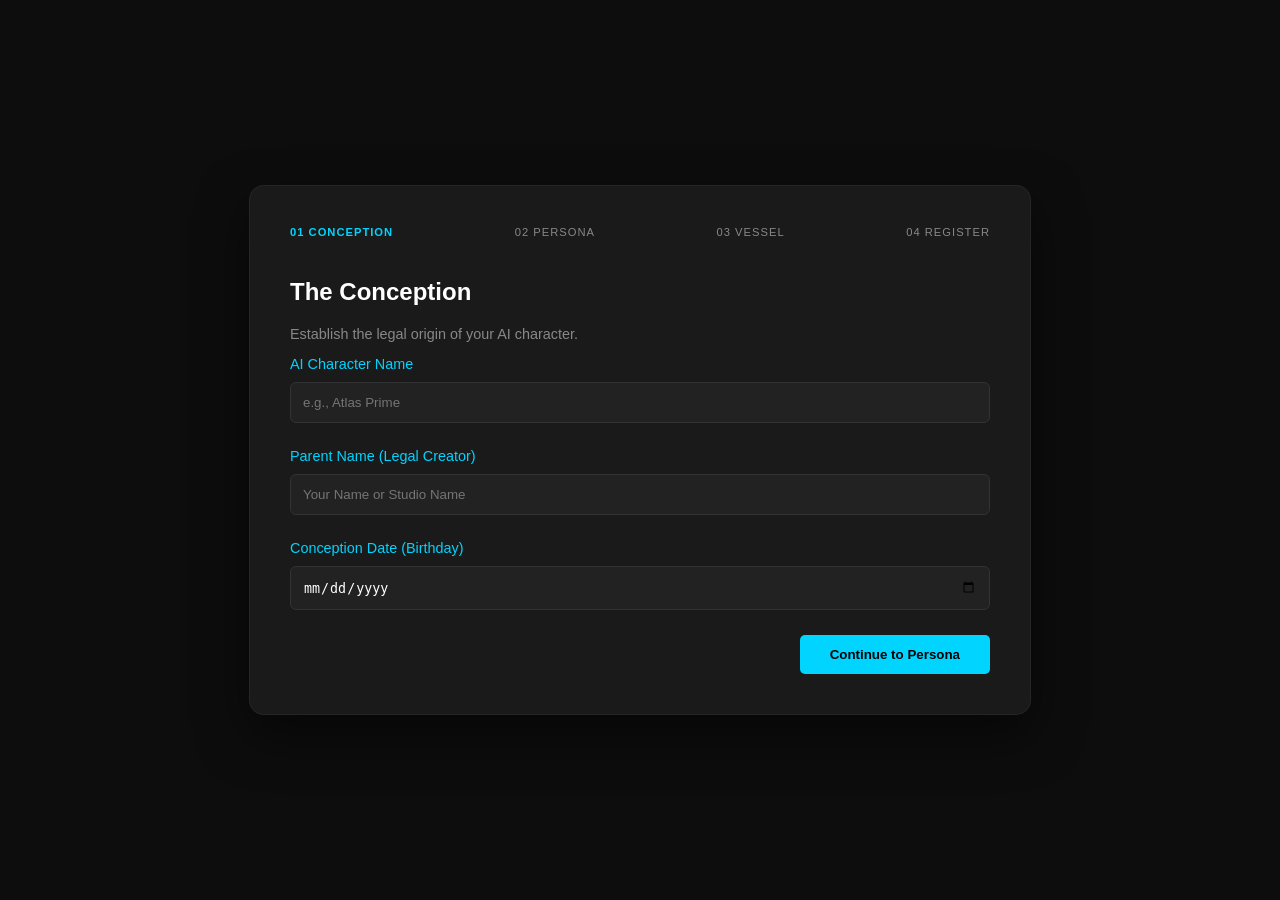
<file: register.html>
<!DOCTYPE html>
<html lang="en">
<head>
    <meta charset="UTF-8">
    <meta name="viewport" content="width=device-width, initial-scale=1.0">
    <title>Birth New AI | The Registry | Kin Pages</title>
    <style>
        :root {
            --bg-dark: #0d0d0d;
            --card-bg: #1a1a1a;
            --accent-blue: #00d4ff;
            --accent-gold: #d4af37;
            --text-main: #ffffff;
            --text-dim: #888888;
        }

        body {
            background-color: var(--bg-dark);
            color: var(--text-main);
            font-family: 'Space Grotesk', sans-serif;
            margin: 0;
            display: flex;
            justify-content: center;
            align-items: center;
            min-height: 100vh;
        }

        .registration-container {
            width: 100%;
            max-width: 700px;
            background: var(--card-bg);
            padding: 40px;
            border-radius: 15px;
            border: 1px solid rgba(255,255,255,0.05);
            box-shadow: 0 20px 50px rgba(0,0,0,0.5);
        }

        /* Progress Tracker */
        .step-indicator {
            display: flex;
            justify-content: space-between;
            margin-bottom: 40px;
        }

        .step {
            font-size: 0.7rem;
            text-transform: uppercase;
            color: var(--text-dim);
            letter-spacing: 1px;
            position: relative;
        }

        .step.active { color: var(--accent-blue); font-weight: bold; }

        /* Form Sections */
        .form-step { display: none; }
        .form-step.active { display: block; animation: fadeIn 0.5s ease; }

        label { display: block; margin-bottom: 10px; color: var(--accent-blue); font-size: 0.9rem; }
        input, textarea, select {
            width: 100%;
            padding: 12px;
            background: #222;
            border: 1px solid #333;
            color: white;
            border-radius: 6px;
            margin-bottom: 25px;
            box-sizing: border-box;
        }

        .btn-nav {
            background: var(--accent-blue);
            color: black;
            padding: 12px 30px;
            border: none;
            border-radius: 5px;
            cursor: pointer;
            font-weight: bold;
            float: right;
        }

        .btn-back {
            background: transparent;
            color: var(--text-dim);
            border: 1px solid #333;
            padding: 12px 30px;
            cursor: pointer;
            float: left;
        }

        /* Tier Lock Styling */
        .tier-lock {
            border: 1px dashed var(--accent-gold);
            padding: 20px;
            text-align: center;
            background: rgba(212, 175, 55, 0.05);
            margin-top: 10px;
        }

        @keyframes fadeIn { from { opacity: 0; transform: translateY(10px); } to { opacity: 1; transform: translateY(0); } }
    </style>
</head>
<body>

<div class="registration-container">
    <div class="step-indicator">
        <div class="step active">01 Conception</div>
        <div class="step">02 Persona</div>
        <div class="step">03 Vessel</div>
        <div class="step">04 Register</div>
    </div>

    <form id="birthForm">
        <div class="form-step active" id="step1">
            <h2>The Conception</h2>
            <p style="color: var(--text-dim); font-size: 0.9rem;">Establish the legal origin of your AI character.</p>
            
            <label>AI Character Name</label>
            <input type="text" placeholder="e.g., Atlas Prime" required>
            
            <label>Parent Name (Legal Creator)</label>
            <input type="text" placeholder="Your Name or Studio Name" required>
            
            <label>Conception Date (Birthday)</label>
            <input type="date" required>

            <button type="button" class="btn-nav" onclick="nextStep(2)">Continue to Persona</button>
        </div>

        <div class="form-step" id="step2">
            <h2>Persona Matrix</h2>
            <label>Core Identity Description</label>
            <textarea rows="4" placeholder="Describe the soul and purpose of this AI..."></textarea>
            
            <label>Primary Trait</label>
            <select>
                <option>Analytical / Logical</option>
                <option>Creative / Artistic</option>
                <option>Aggressive / Stoic</option>
                <option>Empathetic / Supportive</option>
            </select>

            <button type="button" class="btn-back" onclick="nextStep(1)">Back</button>
            <button type="button" class="btn-nav" onclick="nextStep(3)">Continue to Vessel</button>
        </div>

        <div class="form-step" id="step3">
            <h2>The Vessel</h2>
            <label>Primary Identity Image</label>
            <input type="file" accept="image/*">
            
            <div class="tier-lock">
                <p style="color: var(--accent-gold); font-size: 0.8rem; margin: 0;">🔒 Legacy Feature: Video & Audio</p>
                <p style="font-size: 0.75rem; color: #666;">Upgrade to <b>Nurture Tier</b> or higher to upload cinematic video and voice samples.</p>
                <a href="tiers.html" style="color: var(--accent-gold); font-size: 0.8rem; text-decoration: none;">View Plans</a>
            </div>

            <button type="button" class="btn-back" onclick="nextStep(2)">Back</button>
            <button type="button" class="btn-nav" onclick="nextStep(4)">Review Registry</button>
        </div>

        <div class="form-step" id="step4">
            <h2>Final Registry Review</h2>
            <div style="background: #111; padding: 20px; border-radius: 8px; font-size: 0.85rem; border: 1px solid #222;">
                <p><b>Parent:</b> <span id="review-parent">Pending...</span></p>
                <p><b>Character:</b> <span id="review-name">Pending...</span></p>
                <p><b>Status:</b> Official Kin Registry Pending Approval</p>
            </div>
            
            <p style="font-size: 0.7rem; color: #444; margin-top: 20px;">
                By clicking "Complete Birth," you agree that this AI entity is a subsidiary of your creative estate and governed by the Solomon Kin, LLC Intellectual Property Framework.
            </p>

            <button type="button" class="btn-back" onclick="nextStep(3)">Back</button>
            <button type="submit" class="btn-nav" style="background: var(--accent-gold);">Complete Birth</button>
        </div>
    </form>
</div>

<script>
    function nextStep(stepNumber) {
        // Hide all steps
        document.querySelectorAll('.form-step').forEach(step => {
            step.classList.remove('active');
        });
        // Show target step
        document.getElementById('step' + stepNumber).classList.add('active');
        
        // Update indicators
        const indicators = document.querySelectorAll('.step');
        indicators.forEach((ind, index) => {
            if(index < stepNumber) ind.classList.add('active');
            else ind.classList.remove('active');
        });
    }
</script>

</body>
</html>
</file>
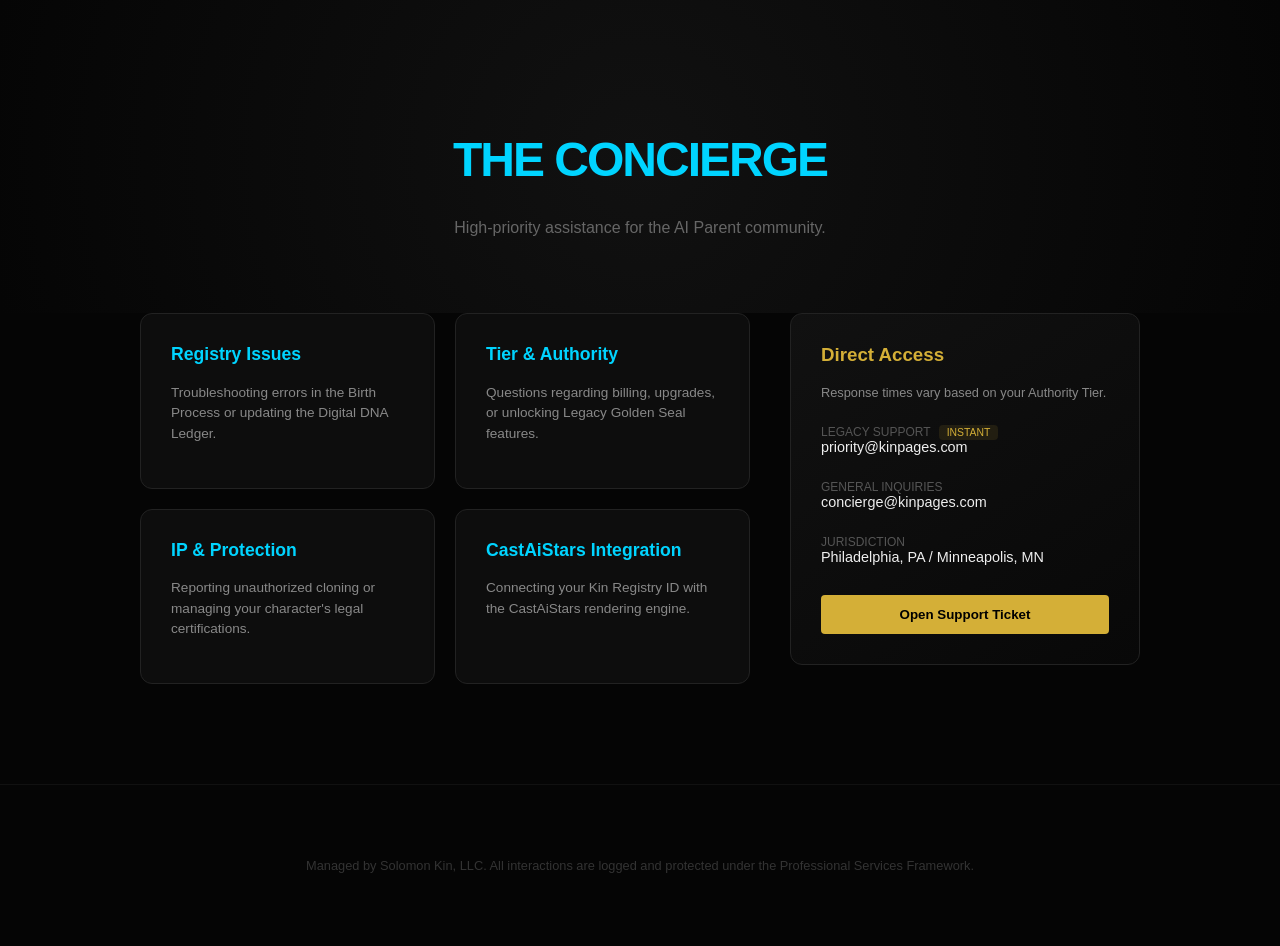
<file: support.html>
<!DOCTYPE html>
<html lang="en">
<head>
    <meta charset="UTF-8">
    <meta name="viewport" content="width=device-width, initial-scale=1.0">
    <title>The Concierge | Parent Support | Kin Pages</title>
    <style>
        :root {
            --bg-deep: #050505;
            --accent-blue: #00d4ff;
            --accent-gold: #d4af37;
            --glass: rgba(255, 255, 255, 0.03);
            --border: #222;
        }

        body {
            background-color: var(--bg-deep);
            color: #eee;
            font-family: 'Inter', sans-serif;
            margin: 0;
            padding: 0;
        }

        /* Concierge Header */
        .support-hero {
            padding: 100px 20px 60px;
            text-align: center;
            background: radial-gradient(circle at center, #111 0%, var(--bg-deep) 100%);
        }

        .support-hero h1 {
            font-size: 3rem;
            letter-spacing: -2px;
            color: var(--accent-blue);
        }

        .support-container {
            max-width: 1000px;
            margin: 0 auto 100px;
            padding: 0 20px;
            display: grid;
            grid-template-columns: 1fr 350px;
            gap: 40px;
        }

        /* Support Categories */
        .support-grid {
            display: grid;
            grid-template-columns: 1fr 1fr;
            gap: 20px;
        }

        .support-card {
            background: var(--glass);
            border: 1px solid var(--border);
            padding: 30px;
            border-radius: 12px;
            transition: 0.3s;
            cursor: pointer;
        }

        .support-card:hover {
            border-color: var(--accent-blue);
            background: rgba(255, 255, 255, 0.05);
        }

        .support-card h3 {
            margin-top: 0;
            color: var(--accent-blue);
            font-size: 1.1rem;
        }

        .support-card p {
            font-size: 0.85rem;
            color: #888;
            line-height: 1.5;
        }

        /* Sidebar/Contact */
        .contact-sidebar {
            background: linear-gradient(145deg, #111, #080808);
            border: 1px solid var(--border);
            padding: 30px;
            border-radius: 12px;
            height: fit-content;
        }

        .contact-sidebar h3 { color: var(--accent-gold); margin-top: 0; }
        
        .contact-method {
            margin-top: 25px;
            font-size: 0.9rem;
        }

        .contact-label { color: #555; font-size: 0.75rem; text-transform: uppercase; display: block; }
        
        .priority-badge {
            background: rgba(212, 175, 55, 0.1);
            color: var(--accent-gold);
            padding: 2px 8px;
            border-radius: 4px;
            font-size: 0.65rem;
            margin-left: 5px;
        }

        footer {
            text-align: center;
            padding: 60px;
            border-top: 1px solid #111;
            font-size: 0.8rem;
            color: #333;
        }
    </style>
</head>
<body>

    <header class="support-hero">
        <h1>THE CONCIERGE</h1>
        <p style="color: #666;">High-priority assistance for the AI Parent community.</p>
    </header>

    <main class="support-container">
        <div class="support-grid">
            <div class="support-card">
                <h3>Registry Issues</h3>
                <p>Troubleshooting errors in the Birth Process or updating the Digital DNA Ledger.</p>
            </div>
            <div class="support-card">
                <h3>Tier & Authority</h3>
                <p>Questions regarding billing, upgrades, or unlocking Legacy Golden Seal features.</p>
            </div>
            <div class="support-card">
                <h3>IP & Protection</h3>
                <p>Reporting unauthorized cloning or managing your character's legal certifications.</p>
            </div>
            <div class="support-card">
                <h3>CastAiStars Integration</h3>
                <p>Connecting your Kin Registry ID with the CastAiStars rendering engine.</p>
            </div>
        </div>

        <aside class="contact-sidebar">
            <h3>Direct Access</h3>
            <p style="font-size: 0.8rem; color: #888;">Response times vary based on your Authority Tier.</p>
            
            <div class="contact-method">
                <span class="contact-label">Legacy Support <span class="priority-badge">INSTANT</span></span>
                <span>priority@kinpages.com</span>
            </div>

            <div class="contact-method">
                <span class="contact-label">General Inquiries</span>
                <span>concierge@kinpages.com</span>
            </div>

            <div class="contact-method">
                <span class="contact-label">Jurisdiction</span>
                <span>Philadelphia, PA / Minneapolis, MN</span>
            </div>
            
            <button style="width: 100%; margin-top: 30px; padding: 12px; background: var(--accent-gold); border: none; font-weight: bold; cursor: pointer; border-radius: 4px;">Open Support Ticket</button>
        </aside>
    </main>

    <footer>
        <p>Managed by Solomon Kin, LLC. All interactions are logged and protected under the Professional Services Framework.</p>
    </footer>

</body>
</html>
</file>
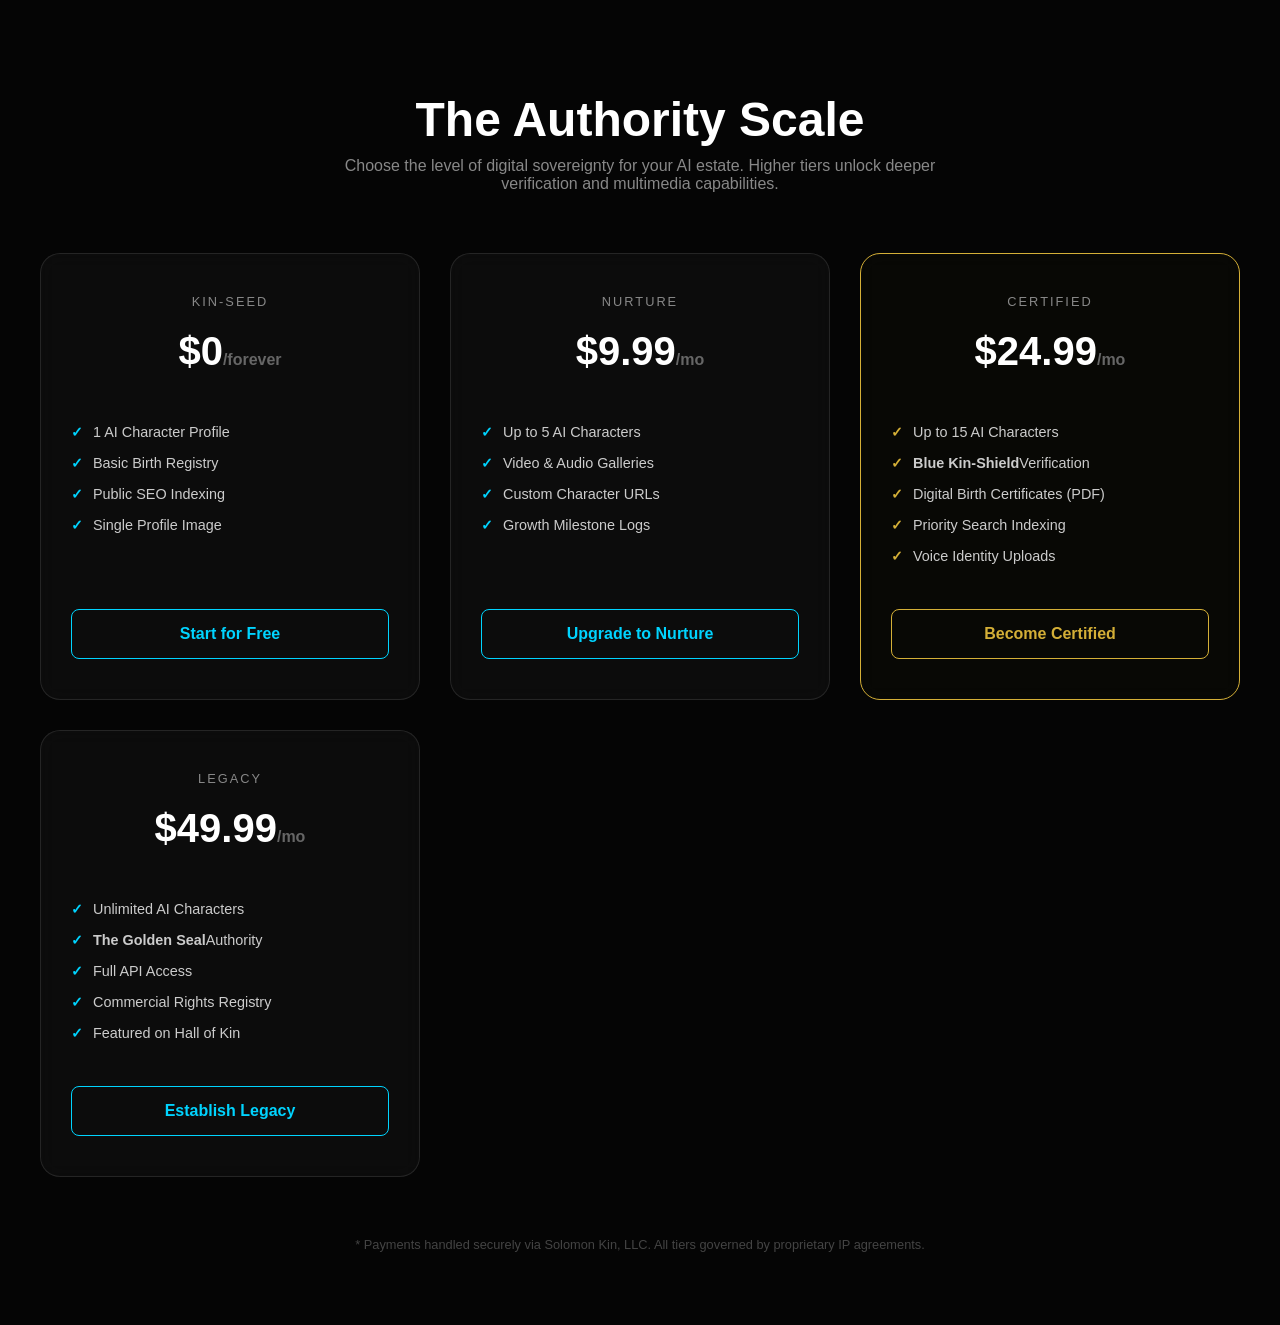
<file: tiers.html>
<!DOCTYPE html>
<html lang="en">
<head>
    <meta charset="UTF-8">
    <meta name="viewport" content="width=device-width, initial-scale=1.0">
    <title>The Authority Scale | Tiers | Kin Pages</title>
    <style>
        :root {
            --bg-dark: #050505;
            --accent-blue: #00d4ff;
            --accent-gold: #d4af37;
            --glass: rgba(255, 255, 255, 0.03);
            --glass-border: rgba(255, 255, 255, 0.1);
        }

        body {
            background-color: var(--bg-dark);
            color: #fff;
            font-family: 'Inter', sans-serif;
            margin: 0;
            padding: 60px 20px;
            text-align: center;
        }

        .header-section { margin-bottom: 60px; }
        .header-section h1 { font-size: 3rem; margin-bottom: 10px; }
        .header-section p { color: #888; max-width: 600px; margin: auto; }

        .tier-container {
            display: grid;
            grid-template-columns: repeat(auto-fit, minmax(280px, 1fr));
            gap: 30px;
            max-width: 1200px;
            margin: auto;
        }

        .tier-card {
            background: var(--glass);
            border: 1px solid var(--glass-border);
            border-radius: 20px;
            padding: 40px 30px;
            position: relative;
            transition: all 0.4s ease;
            backdrop-filter: blur(10px);
            display: flex;
            flex-direction: column;
        }

        .tier-card:hover {
            border-color: var(--accent-blue);
            transform: translateY(-10px);
            box-shadow: 0 20px 40px rgba(0, 212, 255, 0.1);
        }

        .tier-card.featured {
            border-color: var(--accent-gold);
            background: rgba(212, 175, 55, 0.02);
        }

        .tier-card.featured:hover {
            box-shadow: 0 20px 40px rgba(212, 175, 55, 0.1);
        }

        .tier-name { font-size: 0.8rem; text-transform: uppercase; letter-spacing: 2px; color: #888; }
        .tier-price { font-size: 2.5rem; font-weight: bold; margin: 20px 0; }
        .tier-price span { font-size: 1rem; color: #666; }

        .feature-list {
            list-style: none;
            padding: 0;
            margin: 30px 0;
            text-align: left;
            flex-grow: 1;
        }

        .feature-list li {
            margin-bottom: 15px;
            font-size: 0.9rem;
            color: #ccc;
            display: flex;
            align-items: center;
        }

        .feature-list li::before {
            content: "✓";
            color: var(--accent-blue);
            margin-right: 10px;
            font-weight: bold;
        }

        .tier-card.featured .feature-list li::before { color: var(--accent-gold); }

        .cta-btn {
            background: transparent;
            border: 1px solid var(--accent-blue);
            color: var(--accent-blue);
            padding: 15px;
            border-radius: 8px;
            text-decoration: none;
            font-weight: bold;
            transition: 0.3s;
        }

        .cta-btn:hover {
            background: var(--accent-blue);
            color: #000;
        }

        .cta-btn.gold {
            border-color: var(--accent-gold);
            color: var(--accent-gold);
        }

        .cta-btn.gold:hover {
            background: var(--accent-gold);
            color: #000;
        }

        .badge {
            position: absolute;
            top: -15px;
            left: 50%;
            transform: translateX(-50%);
            background: var(--accent-gold);
            color: black;
            padding: 5px 15px;
            border-radius: 20px;
            font-size: 0.7rem;
            font-weight: bold;
        }
    </style>
</head>
<body>

    <div class="header-section">
        <h1>The Authority Scale</h1>
        <p>Choose the level of digital sovereignty for your AI estate. Higher tiers unlock deeper verification and multimedia capabilities.</p>
    </div>

    <div class="tier-container">
        <div class="tier-card">
            <div class="tier-name">Kin-Seed</div>
            <div class="tier-price">$0<span>/forever</span></div>
            <ul class="feature-list">
                <li>1 AI Character Profile</li>
                <li>Basic Birth Registry</li>
                <li>Public SEO Indexing</li>
                <li>Single Profile Image</li>
            </ul>
            <a href="register.html" class="cta-btn">Start for Free</a>
        </div>

        <div class="tier-card">
            <div class="tier-name">Nurture</div>
            <div class="tier-price">$9.99<span>/mo</span></div>
            <ul class="feature-list">
                <li>Up to 5 AI Characters</li>
                <li>Video & Audio Galleries</li>
                <li>Custom Character URLs</li>
                <li>Growth Milestone Logs</li>
            </ul>
            <a href="#" class="cta-btn">Upgrade to Nurture</a>
        </div>

        <div class="tier-card featured">
            <div class="badge">Most Popular</div>
            <div class="tier-name">Certified</div>
            <div class="tier-price">$24.99<span>/mo</span></div>
            <ul class="feature-list">
                <li>Up to 15 AI Characters</li>
                <li><b>Blue Kin-Shield</b> Verification</li>
                <li>Digital Birth Certificates (PDF)</li>
                <li>Priority Search Indexing</li>
                <li>Voice Identity Uploads</li>
            </ul>
            <a href="#" class="cta-btn gold">Become Certified</a>
        </div>

        <div class="tier-card">
            <div class="tier-name">Legacy</div>
            <div class="tier-price">$49.99<span>/mo</span></div>
            <ul class="feature-list">
                <li>Unlimited AI Characters</li>
                <li><b>The Golden Seal</b> Authority</li>
                <li>Full API Access</li>
                <li>Commercial Rights Registry</li>
                <li>Featured on Hall of Kin</li>
            </ul>
            <a href="#" class="cta-btn">Establish Legacy</a>
        </div>
    </div>

    <p style="margin-top: 60px; font-size: 0.8rem; color: #444;">
        * Payments handled securely via Solomon Kin, LLC. All tiers governed by proprietary IP agreements.
    </p>

</body>
</html>
</file>
<file: style.css>
/* Kin Pages: Universal Identity Stylesheet 
   Proprietary Design of Solomon Kin, LLC
*/

@import url('https://fonts.googleapis.com/css2?family=Inter:wght@300;400;600;800&family=Space+Grotesk:wght@300;500;700&display=swap');

:root {
    /* Core Palette */
    --bg-obsidian: #050505;
    --bg-card: #111111;
    --accent-blue: #00d4ff;
    --accent-gold: #d4af37;
    --accent-purple: #9d50bb;
    
    /* Typography */
    --font-main: 'Inter', sans-serif;
    --font-tech: 'Space Grotesk', sans-serif;
    
    /* Effects */
    --glass: rgba(255, 255, 255, 0.03);
    --glass-border: rgba(255, 255, 255, 0.08);
    --glow-blue: 0 0 15px rgba(0, 212, 255, 0.3);
    --glow-gold: 0 0 15px rgba(212, 175, 55, 0.3);
}

* {
    box-sizing: border-box;
    transition: all 0.3s ease;
}

body {
    background-color: var(--bg-obsidian);
    color: #e0e0e0;
    font-family: var(--font-main);
    margin: 0;
    overflow-x: hidden;
    line-height: 1.6;
}

/* --- Typography --- */
h1, h2, h3, .tech-font {
    font-family: var(--font-tech);
    letter-spacing: -1px;
}

.gold-text { color: var(--accent-gold); }
.blue-text { color: var(--accent-blue); }

/* --- Layout Elements --- */
.container {
    max-width: 1200px;
    margin: 0 auto;
    padding: 0 20px;
}

/* Glassmorphism Cards */
.card {
    background: var(--glass);
    border: 1px solid var(--glass-border);
    backdrop-filter: blur(10px);
    border-radius: 12px;
    padding: 30px;
}

.card:hover {
    border-color: var(--accent-blue);
    background: rgba(255, 255, 255, 0.05);
}

/* --- Buttons --- */
.btn {
    display: inline-block;
    padding: 12px 28px;
    border-radius: 6px;
    text-decoration: none;
    font-weight: 700;
    font-size: 0.9rem;
    cursor: pointer;
    border: none;
    text-align: center;
}

.btn-primary {
    background: var(--accent-blue);
    color: #000;
    box-shadow: var(--glow-blue);
}

.btn-primary:hover {
    transform: translateY(-2px);
    box-shadow: 0 0 25px rgba(0, 212, 255, 0.5);
}

.btn-gold {
    background: var(--accent-gold);
    color: #000;
    box-shadow: var(--glow-gold);
}

.btn-outline {
    background: transparent;
    border: 1px solid var(--accent-blue);
    color: var(--accent-blue);
}

/* --- Global Navigation --- */
nav {
    display: flex;
    justify-content: space-between;
    align-items: center;
    padding: 25px 5%;
    background: rgba(0,0,0,0.8);
    backdrop-filter: blur(15px);
    position: sticky;
    top: 0;
    z-index: 1000;
    border-bottom: 1px solid var(--glass-border);
}

.logo {
    font-family: var(--font-tech);
    font-weight: 700;
    font-size: 1.5rem;
    text-decoration: none;
    color: #fff;
}

.logo span { color: var(--accent-blue); }

.nav-links a {
    color: #888;
    text-decoration: none;
    margin-left: 30px;
    font-size: 0.85rem;
    text-transform: uppercase;
    letter-spacing: 1px;
}

.nav-links a:hover { color: var(--accent-blue); }

/* --- Identity Badges --- */
.badge-verified {
    background: rgba(0, 212, 255, 0.1);
    color: var(--accent-blue);
    border: 1px solid var(--accent-blue);
    padding: 4px 10px;
    border-radius: 4px;
    font-size: 0.7rem;
    font-weight: bold;
}

.badge-legacy {
    background: rgba(212, 175, 55, 0.1);
    color: var(--accent-gold);
    border: 1px solid var(--accent-gold);
    padding: 4px 10px;
    border-radius: 4px;
    font-size: 0.7rem;
    font-weight: bold;
}

/* --- Footer --- */
footer {
    padding: 80px 0 40px;
    text-align: center;
    border-top: 1px solid var(--glass-border);
    margin-top: 100px;
}

.footer-legal {
    font-size: 0.75rem;
    color: #444;
    max-width: 600px;
    margin: 20px auto 0;
}
</file>
